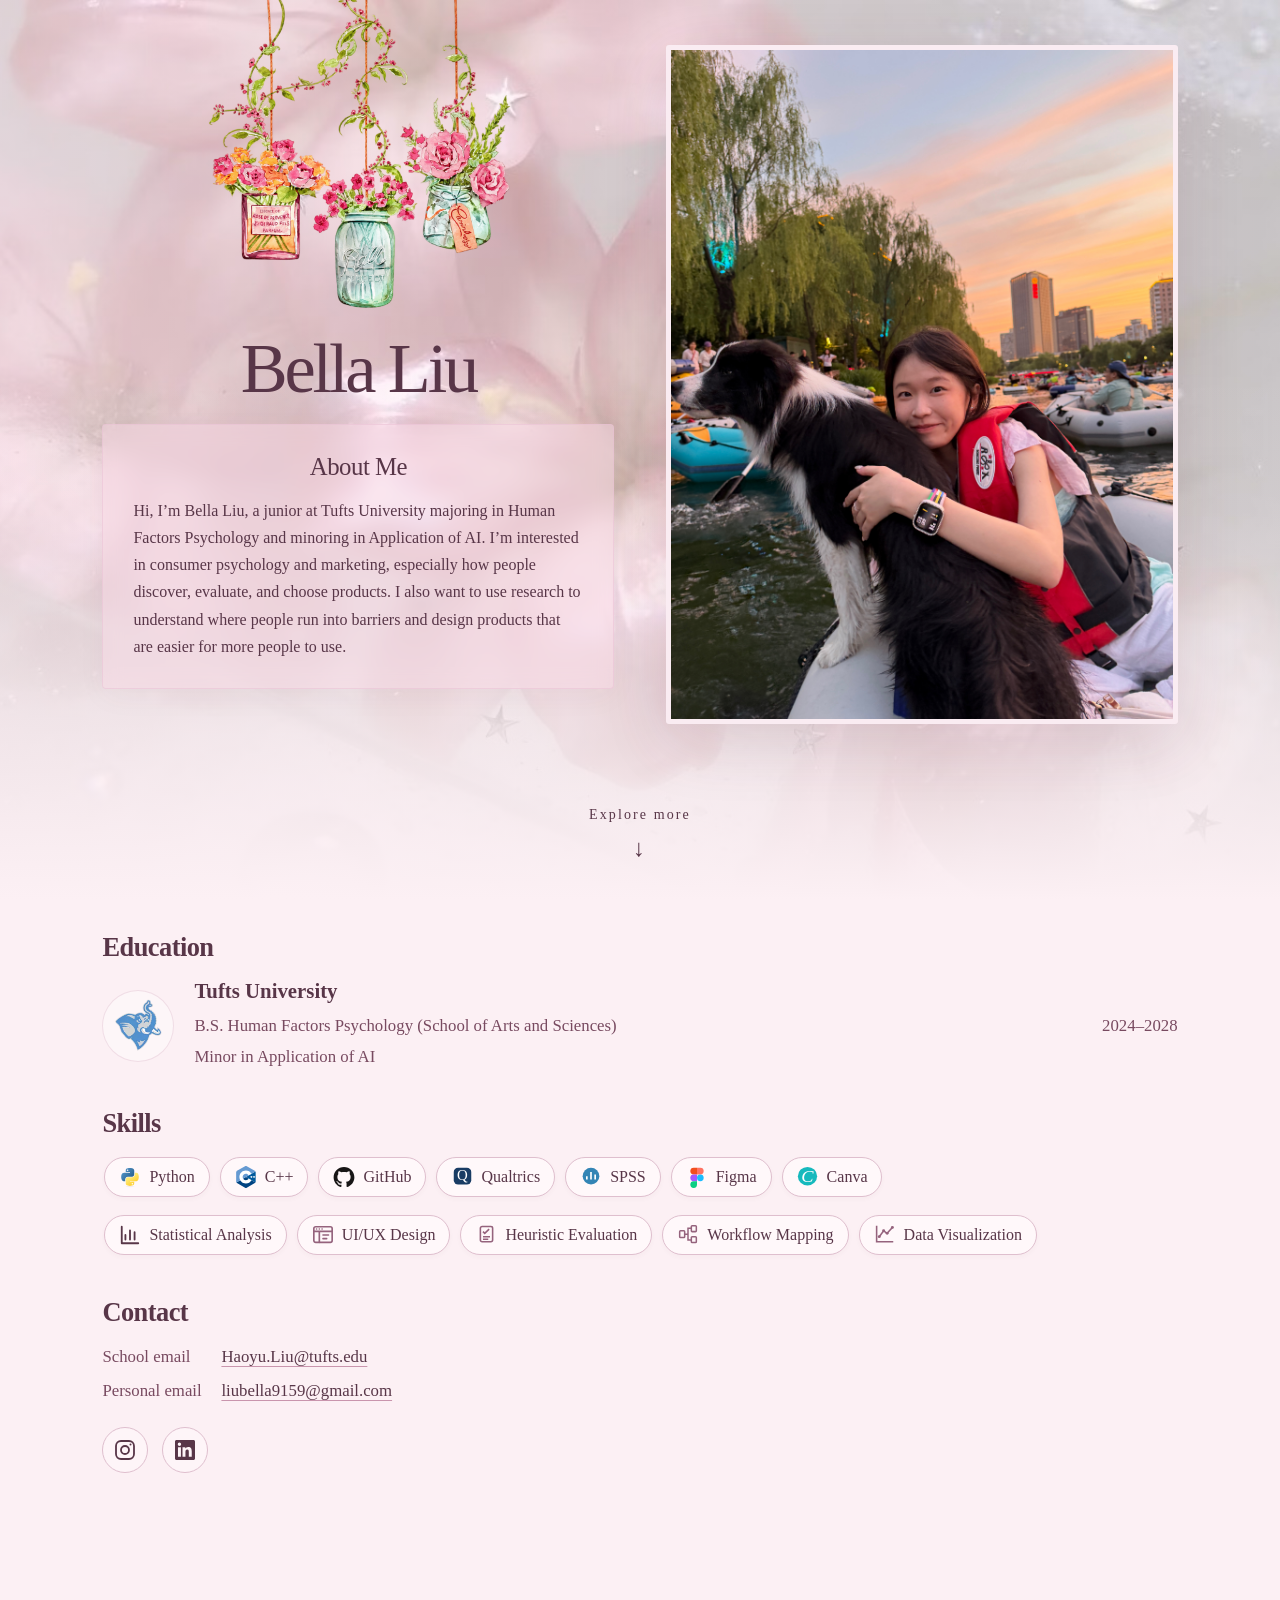
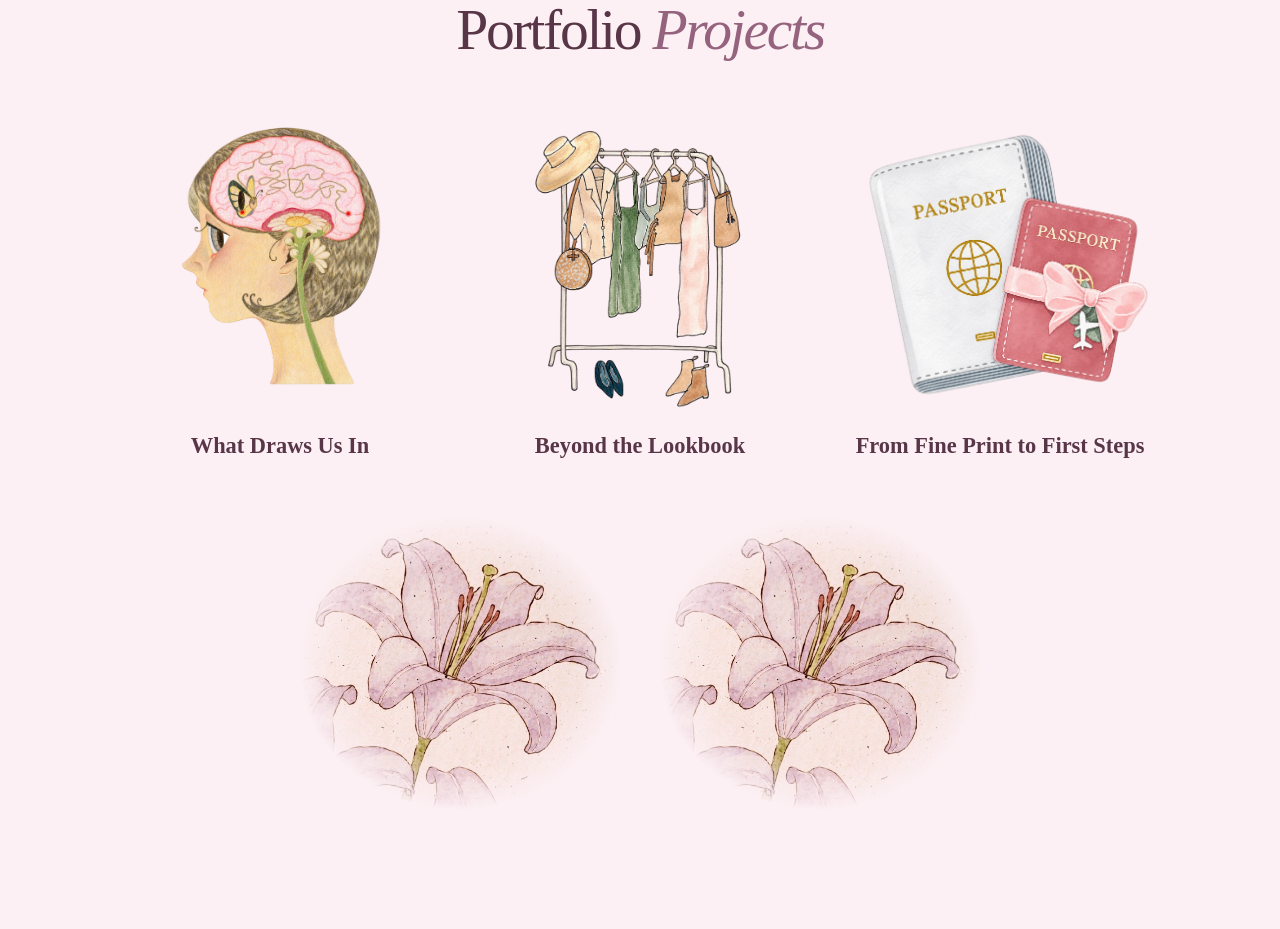
<file: index.html>
<!doctype html>
<html lang="en">
<head>
<meta charset="utf-8"><meta name="viewport" content="width=device-width,initial-scale=1">
<title>Bella Liu | Portfolio</title>
<meta name="description" content="Bella Liu’s personal portfolio.">
<link rel="icon" type="image/svg+xml" href="data:image/svg+xml,%3Csvg xmlns='http://www.w3.org/2000/svg' viewBox='0 0 40 40'%3E%3Crect width='40' height='40' rx='20' fill='%23f5dce5'/%3E%3Ctext x='20' y='28' text-anchor='middle' font-family='Georgia' font-size='26' fill='%2378445d'%3EB%3C/text%3E%3C/svg%3E">
<link rel="stylesheet" href="portfolio-hanging.css">
</head>
<body>
<main>
<section class="hero hero-hanging" aria-label="Bella Liu">
<div class="identity"><div class="portrait"><img src="headshot.JPG" alt="Bella Liu with her dog on the water" fetchpriority="high"></div><div class="introduction">
<img class="hanging-vases" src="hanging-flower-vases.png" alt="" width="1087" height="1446">
<div class="name-heading"><h1>Bella Liu</h1></div>
<section class="about-me" aria-labelledby="about-me-title">
<h2 id="about-me-title">About Me</h2>
<p>Hi, I’m Bella Liu, a junior at Tufts University majoring in Human Factors Psychology and minoring in Application of AI. I’m interested in consumer psychology and marketing, especially how people discover, evaluate, and choose products. I also want to use research to understand where people run into barriers and design products that are easier for more people to use.</p>
</section>

</div></div>
<a class="scroll-link" href="#education-title" aria-label="Explore more about Bella"><span>Explore more</span><span aria-hidden="true">↓</span></a>
</section>
<div class="profile-details">
<section class="education" aria-labelledby="education-title">
<h2 id="education-title">Education</h2>
<div class="education-row">
<span class="school-logo-circle"><img class="school-logo" src="tufts-jumbo.png" alt="Tufts Jumbo elephant"></span>
<div class="education-copy"><h3><a href="https://www.tufts.edu/" target="_blank" rel="noopener noreferrer">Tufts University</a></h3>
<div class="degree-line"><p>B.S. Human Factors Psychology (School of Arts and Sciences)</p><p class="education-years">2024–2028</p></div>
<p>Minor in Application of AI</p></div>
</div>
</section>
<section class="skills" aria-labelledby="skills-title">
<h2 id="skills-title">Skills</h2>
<div class="skills-rows"><ul class="skill-tags"><li><img src="python.svg" alt="" aria-hidden="true"><span>Python</span></li><li><img src="cplusplus.svg" alt="" aria-hidden="true"><span>C++</span></li><li><img src="github.svg" alt="" aria-hidden="true"><span>GitHub</span></li><li><img src="qualtrics.svg" alt="" aria-hidden="true"><span>Qualtrics</span></li><li><img src="spss.svg" alt="" aria-hidden="true"><span>SPSS</span></li><li><img src="figma.svg" alt="" aria-hidden="true"><span>Figma</span></li><li><img src="canva.svg" alt="" aria-hidden="true"><span>Canva</span></li></ul><ul class="skill-tags"><li><img src="statistical-analysis.svg" alt="" aria-hidden="true"><span>Statistical Analysis</span></li><li><img src="ui-ux-design.svg" alt="" aria-hidden="true"><span>UI/UX Design</span></li><li><img src="heuristic-evaluation.svg" alt="" aria-hidden="true"><span>Heuristic Evaluation</span></li><li><img src="workflow-mapping.svg" alt="" aria-hidden="true"><span>Workflow Mapping</span></li><li><img src="data-visualization.svg" alt="" aria-hidden="true"><span>Data Visualization</span></li></ul></div>
</section>
<section class="contact" aria-labelledby="contact-title">
<h2 id="contact-title">Contact</h2>
<dl class="contact-list"><div><dt>School email</dt><dd><a href="mailto:Haoyu.Liu@tufts.edu">Haoyu.Liu@tufts.edu</a></dd></div><div><dt>Personal email</dt><dd><a href="mailto:liubella9159@gmail.com">liubella9159@gmail.com</a></dd></div></dl>
<div class="social-links" aria-label="Social profiles">
<a href="https://www.instagram.com/bellll_716hiiao/" target="_blank" rel="noopener noreferrer" aria-label="Bella Liu on Instagram (opens in a new tab)" title="Instagram"><svg viewBox="0 0 24 24" fill="none" stroke="currentColor" stroke-width="1.8" aria-hidden="true"><rect x="3" y="3" width="18" height="18" rx="5"/><circle cx="12" cy="12" r="4"/><circle cx="17.5" cy="6.5" r="1" fill="currentColor" stroke="none"/></svg></a>
<a href="https://www.linkedin.com/in/bella-liu-14236a28b/" target="_blank" rel="noopener noreferrer" aria-label="Bella Liu on LinkedIn (opens in a new tab)" title="LinkedIn"><svg viewBox="0 0 24 24" fill="currentColor" aria-hidden="true"><path d="M20.45 2H3.55C2.69 2 2 2.68 2 3.52v16.96c0 .84.69 1.52 1.55 1.52h16.9c.86 0 1.55-.68 1.55-1.52V3.52c0-.84-.69-1.52-1.55-1.52zM7.93 18.75H4.98V9.2h2.95v9.55zM6.45 7.9a1.71 1.71 0 1 1 0-3.42 1.71 1.71 0 0 1 0 3.42zm12.3 10.85H15.8V14.1c0-1.11-.02-2.54-1.55-2.54-1.55 0-1.79 1.21-1.79 2.46v4.73H9.51V9.2h2.83v1.3h.04c.39-.75 1.36-1.55 2.8-1.55 3 0 3.57 1.97 3.57 4.53v5.27z"/></svg></a>
</div>
</section>
</div>
<section class="portfolio" id="portfolio" aria-labelledby="portfolio-title">
<h2 id="portfolio-title">Portfolio <em>Projects</em></h2>
<div class="projects">
<a class="project consumer-entry" href="project-1.html" aria-label="What Draws Us In — Consumer Psychology · Packaging &amp; Advertising"><div class="project-portrait"><img src="consumer-psychology-girl.png" alt="Illustrated girl with a butterfly and flowers inside her mind" loading="eager"></div><h3>What Draws Us In</h3></a>
<a class="project zara-entry" href="project-2.html" aria-label="Beyond the Lookbook — Human Factor · Zara Website Redesign"><div class="project-portrait"><img src="zara-clothing-rack.png" alt="Watercolor clothing rack with outfits and accessories" loading="eager"></div><h3>Beyond the Lookbook</h3></a>
<a class="project statusly-entry" href="project-3.html" aria-label="From Fine Print to First Steps — Statusly"><div class="project-portrait"><img src="statusly-passports.png" alt="White and pink passports with a bow and airplane charm" loading="eager"></div><h3>From Fine Print to First Steps</h3></a>
<a class="project" href="project-4.html" aria-label="Open project 4"><div class="flower"><img src="lilies.jpg" alt="" width="1053" height="1900" loading="eager"></div></a>
<a class="project" href="project-5.html" aria-label="Open project 5"><div class="flower"><img src="lilies.jpg" alt="" width="1053" height="1900" loading="eager"></div></a>
</div>
</section>
</main>
</body>
</html>
</file>
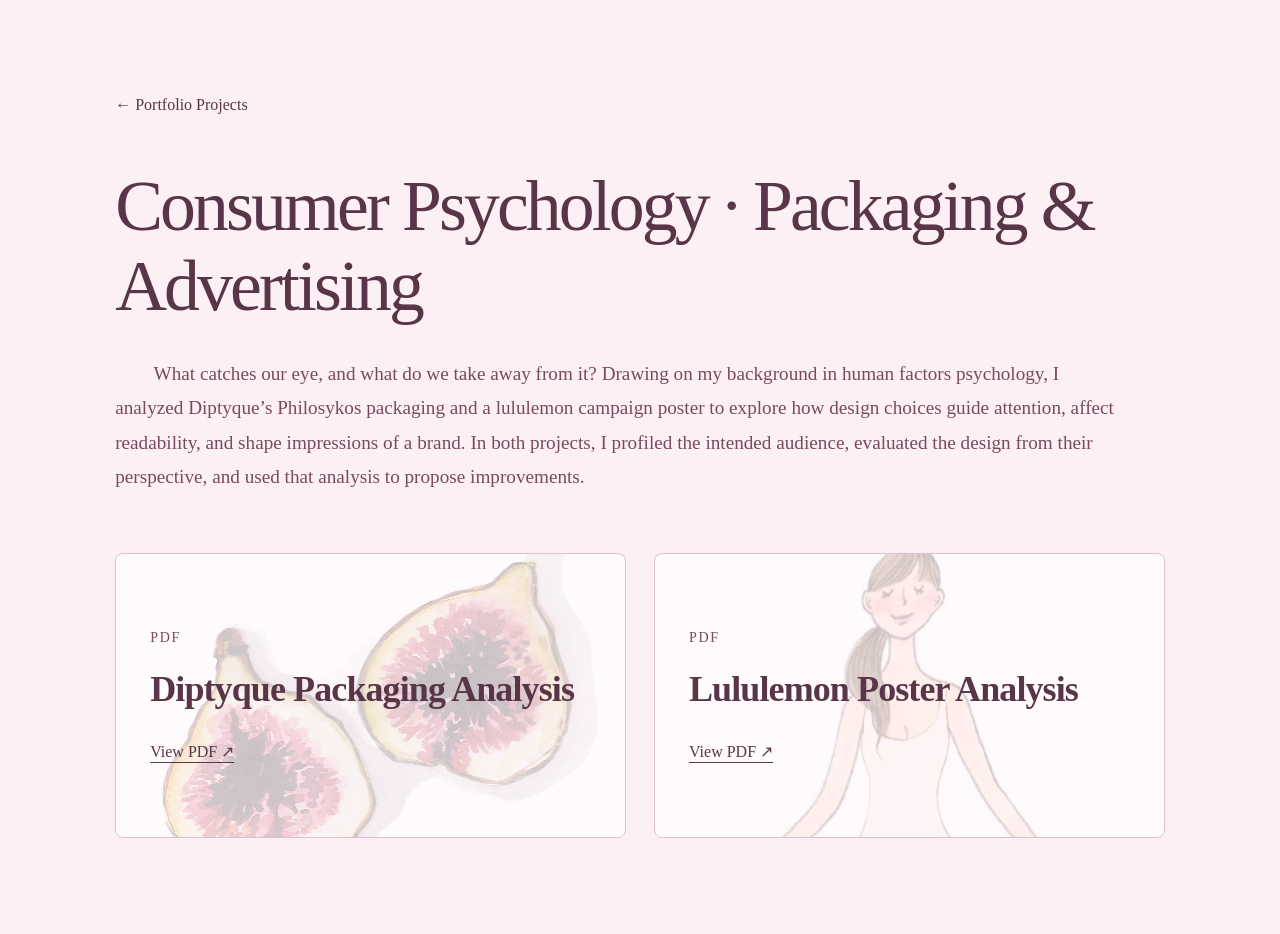
<file: project-1.html>
<!doctype html><html lang="en"><head><meta charset="utf-8"><meta name="viewport" content="width=device-width,initial-scale=1"><title>Consumer Psychology · Packaging &amp; Advertising | Bella Liu</title><style>:root{color-scheme:light;--pink:#fcf0f4;--ink:#583648;--muted:#784a60}*{box-sizing:border-box}html{scroll-behavior:smooth;scroll-padding-top:32px}body{margin:0;background:var(--pink);color:var(--ink);font-family:'Times New Roman',Times,serif}a{color:inherit}a:focus-visible{outline:2px solid var(--muted);outline-offset:10px}.hero{min-height:700px;height:100svh;position:relative;display:flex;align-items:center;justify-content:center;background:linear-gradient(90deg,rgba(255,232,241,.55),rgba(254,233,242,.2)),url('lily.jpg') center/cover no-repeat;isolation:isolate}.hero:after{content:'';position:absolute;inset:0;background:linear-gradient(0deg,rgba(252,240,244,.5),transparent 25%);z-index:-1}.identity{text-align:center;margin-top:-24px}.portrait{width:202px;height:202px;border-radius:50%;overflow:hidden;border:6px solid rgba(255,249,252,.8);box-shadow:0 12px 48px #68304920;margin:0 auto 28px;position:relative;background:#ebc6d3}.portrait img{position:absolute;width:190%;max-width:none;height:auto;left:-57%;top:-65%}h1{font-size:clamp(5.4rem,10vw,10rem);font-weight:400;line-height:1.05;letter-spacing:-.055em;margin:0;text-shadow:0 2px 30px #fff5}.period{color:#95637d}.scroll-link{position:absolute;bottom:38px;left:50%;transform:translateX(-50%);display:flex;flex-direction:column;align-items:center;gap:12px;text-decoration:none;font-family:'Times New Roman',Times,serif;font-size:.875rem;letter-spacing:.15em}.scroll-link span:last-child{font-size:1.5rem}.portfolio{padding:100px 6vw 116px;background:radial-gradient(ellipse at 50% 35%,#fff8fa,var(--pink) 80%)}h2{text-align:center;font-size:clamp(2.5rem,4.5vw,4.25rem);font-weight:400;letter-spacing:-.04em;margin:0 0 55px}h2 em{font-weight:400;color:#95637d}.projects{display:grid;grid-template-columns:repeat(6,minmax(0,1fr));gap:54px 30px;max-width:1050px;margin:auto}.project{grid-column:span 2;text-align:center;text-decoration:none;display:block}.project:nth-child(4){grid-column:2/span 2}.project:nth-child(5){grid-column:4/span 2}.flower{height:290px;position:relative;overflow:hidden;mix-blend-mode:multiply;transition:transform .35s ease;mask-image:radial-gradient(ellipse 49% 49% at center,#000 68%,transparent 100%)}.flower img{display:block;width:100%;height:100%;object-fit:cover;object-position:center 47%}.project h3{font-weight:400;font-size:1.375rem;letter-spacing:.02em;margin:20px 0 0;transition:color .2s}.project:hover .flower{transform:translateY(-8px) rotate(-2deg)}.project:hover h3{color:#a65c80}.project-page{min-height:100svh;padding:96px 9vw}.project-page h1{font-size:clamp(3rem,7vw,6rem);letter-spacing:-.04em;text-shadow:none}@media(max-width:600px){.hero{min-height:580px}.portrait{width:162px;height:162px;border-width:5px;margin-bottom:30px}h1{font-size:5rem}.portfolio{padding:72px 18px 80px}h2{font-size:2.45rem;margin-bottom:34px}.projects{gap:35px 8px}.flower{height:170px}.project h3{font-size:1rem;margin-top:12px}.scroll-link{bottom:28px}}@media(prefers-reduced-motion:reduce){html{scroll-behavior:auto}.flower,.project h3{transition:none}}
/* Frame the upper lily as one flower for each project. */
.flower{height:auto;aspect-ratio:1.1}.flower img{position:absolute;width:160%;height:auto;max-width:none;left:-53%;top:-27%;object-fit:initial}
/* A quiet, two-column introduction that dissolves into the portfolio. */
.hero{background-color:var(--pink)}
.hero:after{background:linear-gradient(to bottom,transparent 42%,rgba(252,240,244,.12) 57%,rgba(252,240,244,.65) 79%,var(--pink) 100%)}
.identity{width:min(1100px,84vw);display:grid;grid-template-columns:1fr 0.8fr;align-items:center;gap:8vw;text-align:left;margin-top:-40px}
.identity h1{grid-column:1;grid-row:1;font-size:clamp(3.5rem,6.8vw,6.5rem);letter-spacing:-.045em;white-space:nowrap}
.portrait{grid-column:2;grid-row:1;width:100%;height:auto;aspect-ratio:3/4;border-radius:3px;border:5px solid rgba(255,249,252,.75);margin:0;box-shadow:0 18px 65px #68304924}
.portrait img{position:static;display:block;width:100%;height:100%;object-fit:cover;max-width:100%}
.portfolio{background:var(--pink)}
@media(max-width:600px){.identity{width:90vw;grid-template-columns:1fr 1fr;gap:5vw;margin-top:-35px}.identity h1{font-size:clamp(2rem,7.7vw,3rem)}.portrait{border-width:3px}.hero:after{background:linear-gradient(to bottom,transparent 40%,rgba(252,240,244,.4) 68%,var(--pink) 100%)}}

.consumer-project{max-width:1400px;margin:0 auto}.back-link{display:inline-block;font-family:'Times New Roman',Times,serif;font-size:1rem;text-decoration:none;margin-bottom:52px}.consumer-project h1{font-size:clamp(2.5rem,5.6vw,5.2rem);line-height:1.12;overflow-wrap:break-word}.documents{display:grid;grid-template-columns:repeat(2,minmax(0,1fr));gap:28px;margin-top:58px}.document{padding:34px;border:1px solid #dfbfce;border-radius:8px;background:#fff8fa}.document-type{font:0.875rem 'Times New Roman',Times,serif;letter-spacing:.12em;color:var(--muted)}.document h2{text-align:left;font-size:clamp(1.7rem,3vw,2.25rem);margin:22px 0 32px;letter-spacing:-.025em}.document a{font:1rem 'Times New Roman',Times,serif;text-underline-offset:5px}.document a:hover{color:#a65c80}@media(max-width:650px){.documents{grid-template-columns:1fr}.consumer-project{padding:48px 7vw}.back-link{margin-bottom:36px}.document{padding:26px}}

/* About Me sits below the name, beside the portrait. */
.hero{height:auto;min-height:max(700px,100svh);padding:76px 0 120px}
.identity{grid-template-columns:1.2fr .9fr;gap:6vw;margin-top:0}
.introduction{grid-column:1;grid-row:1;min-width:0}
.identity h1{font-size:clamp(3.5rem,6.4vw,6rem)}
.about-me{margin-top:28px;padding:28px 30px;background:rgba(248,218,231,.93);border:1px solid #e9bfd1;border-radius:4px;box-shadow:0 8px 30px #6830490a}
.about-me h2{text-align:left;font-size:1.55rem;letter-spacing:-.02em;margin:0 0 16px;color:var(--ink)}
.about-me p{font-family:'Times New Roman',Times,serif;font-size:1rem;line-height:1.7;margin:0;color:#583648}
.about-me p+p{margin-top:18px}
@media(max-width:760px){.hero{padding:60px 0 110px}.identity{width:88vw;grid-template-columns:1fr;gap:32px}.introduction{grid-column:1;grid-row:1}.identity h1{font-size:clamp(3rem,10vw,4.5rem)}.about-me{margin-top:22px;padding:24px}.portrait{grid-column:1;grid-row:2;width:min(100%,340px);justify-self:center}.scroll-link{bottom:28px}}

/* Education, skills, and contact follow the introduction. */
.identity{align-items:start}
.portrait{margin-top:12px}
.profile-details{margin-top:34px}
.profile-details section+section{margin-top:30px}
.profile-details h2{text-align:left;font-size:1.65rem;font-weight:700;letter-spacing:-.02em;margin:0 0 16px}
.education-row{display:flex;align-items:center;justify-content:space-between;gap:20px}
.education-copy{min-width:0}
.education-copy h3{font-size:1.3rem;margin:0 0 7px;font-weight:700}
.education-copy p{font-size:1.05rem;line-height:1.5;margin:3px 0;color:var(--muted)}
.education-years{font-size:1rem;white-space:nowrap;color:var(--muted);margin:0}
.skill-tags{display:flex;flex-wrap:wrap;gap:10px;list-style:none;padding:0;margin:0}
.skill-tags li{padding:8px 17px;border:1px solid #dfbfce;border-radius:999px;background:#fff8fa;font-size:1.05rem;box-shadow:0 2px 5px #68304908}
.contact-list{margin:0;font-size:1.05rem;line-height:1.6}
.contact-list>div{display:flex;flex-wrap:wrap;gap:4px 14px;margin-top:7px}
.contact-list dt{color:var(--muted);min-width:105px}
.contact-list dd{margin:0;overflow-wrap:anywhere}
.contact-list a{text-underline-offset:4px;text-decoration-color:#c995ad}
.contact-list a:hover{color:#a65c80}
@media(max-width:760px){.portrait{margin-top:0}.education-row{align-items:flex-start}.education-years{padding-top:4px}.profile-details{margin-top:28px}}
@media(max-width:400px){.education-row{flex-direction:column;gap:8px}.education-years{padding-top:0}}

/* School and skill icons. */
.education-row{display:grid;grid-template-columns:54px minmax(0,1fr) auto;gap:14px;align-items:center}
.school-logo{display:block;width:54px;height:60px;object-fit:contain}
.education-copy h3 a{text-decoration:none;text-underline-offset:4px}
.education-copy h3 a:hover{text-decoration:underline;color:#95637d}
.skill-tags li{display:inline-flex;align-items:center;gap:9px}
.skill-tags img{display:block;width:22px;height:22px;object-fit:contain;flex-shrink:0}
@media(max-width:480px){.education-row{grid-template-columns:44px minmax(0,1fr);gap:10px 12px}.school-logo{width:44px;height:50px}.education-years{grid-column:2;justify-self:start}.skill-tags li{padding:8px 13px}}

/* Align the introduction and portrait; give education a full-width row. */
.identity{grid-template-columns:minmax(0,1.35fr) minmax(0,.9fr);align-items:stretch;gap:5vw}
.introduction{display:flex;flex-direction:column}
.about-me{flex:1;margin-bottom:0;display:flex;flex-direction:column;justify-content:center}
.portrait{margin:0;align-self:stretch}
.profile-details{width:min(1100px,84vw);margin:0 auto;padding:32px 0 24px}
.profile-details section+section{margin-top:36px}
.education-row{grid-template-columns:72px minmax(0,1fr);gap:20px}
.degree-line{display:flex;justify-content:space-between;align-items:baseline;gap:24px}
.degree-line>p:first-child{white-space:nowrap}
.degree-line .education-years{flex-shrink:0;white-space:nowrap}
.school-logo-circle{width:72px;height:72px;border-radius:50%;background:rgba(255,255,255,.38);border:1px solid rgba(223,191,206,.45);display:flex;align-items:center;justify-content:center}
.school-logo{width:57px;height:61px}
@media(max-width:760px){.identity{grid-template-columns:1fr;gap:32px}.about-me{flex:auto;padding:26px}.portrait{align-self:start}.profile-details{width:88vw;padding-top:12px}.education-row{grid-template-columns:58px minmax(0,1fr);gap:14px}.school-logo-circle{width:58px;height:58px}.school-logo{width:46px;height:49px}.degree-line{flex-wrap:wrap;gap:4px 16px}.degree-line>p:first-child{white-space:normal}}

/* Soft translucent introduction and illustrated project entry. */
.about-me{background:rgba(248,218,231,.48);border-color:rgba(233,191,209,.48);backdrop-filter:blur(9px);-webkit-backdrop-filter:blur(9px)}
.name-heading{display:flex;align-items:center;gap:18px;min-width:0}
.name-heading h1{font-size:clamp(3rem,5.5vw,5.2rem);flex:0 1 auto}
.name-flower{width:68px;height:96px;object-fit:contain;flex-shrink:0;transform:rotate(9deg)}
.skill-tags{flex-wrap:nowrap;gap:12px;overflow-x:auto;padding:2px 2px 8px}
.skill-tags li{white-space:nowrap;flex-shrink:0}
.project-portrait{aspect-ratio:1.1;display:flex;align-items:center;justify-content:center;transition:transform .35s ease}
.project-portrait img{display:block;width:100%;height:100%;max-height:290px;object-fit:contain}
.consumer-entry h3{font-size:1.4rem;margin:16px 0 0;font-weight:700;letter-spacing:0}
.consumer-entry:hover .project-portrait{transform:translateY(-8px)}
@media(max-width:760px){.name-heading{gap:14px}.name-heading h1{font-size:clamp(2.8rem,9vw,4.5rem)}.name-flower{width:54px;height:78px}.skill-tags{gap:8px}.consumer-entry h3{font-size:1.05rem}}
@media(prefers-reduced-motion:reduce){.project-portrait{transition:none}}

/* Full original portrait, two intentional skill rows, and project materials. */
.identity{grid-template-columns:minmax(0,1fr) minmax(0,1fr);gap:4vw}
.portrait{aspect-ratio:auto;align-self:start;height:auto;overflow:hidden}
.portrait img{position:static;display:block;width:100%;height:auto;object-fit:contain}
.skills-rows{display:flex;flex-direction:column;gap:10px}
.skills-rows .skill-tags{flex-wrap:nowrap;overflow-x:auto;margin:0;padding:2px 2px 6px;gap:10px}
.skills-rows .skill-tags li{padding:8px 14px;font-size:1rem;gap:8px}
.project-description{max-width:1000px;font-size:1.2rem;line-height:1.8;margin:30px 0 0;color:var(--muted)}
.image-document{position:relative;isolation:isolate;overflow:hidden;min-height:285px;background:#fff9fb;display:flex;flex-direction:column;justify-content:center}
.image-document:before{content:'';position:absolute;inset:0;z-index:-1;background-size:cover;background-position:center;opacity:.24}
.diptyque-document:before{background-image:url('fig-background.png')}
.lululemon-document:before{background-image:url('yoga-background.png');background-position:center 42%}
.image-document h2{font-weight:700}
.zara-materials{display:grid;grid-template-columns:minmax(220px,.65fr) minmax(0,1.35fr);gap:30px;margin-top:48px;align-items:start}
.video-document{padding:28px;border:1px solid #dfbfce;border-radius:8px;background:#fff8fa}
.video-document h2{font-size:1.8rem;text-align:left;letter-spacing:-.02em;margin:0 0 22px}
.video-document video{display:block;width:100%;max-height:550px;background:#20191d;border-radius:4px}
.video-link{display:inline-block;margin-top:18px;text-underline-offset:5px}
.zara-entry:hover .project-portrait{transform:translateY(-8px)}
@media(max-width:900px){.skills-rows .skill-tags{flex-wrap:wrap}.zara-materials{grid-template-columns:1fr}}
@media(max-width:760px){.identity{grid-template-columns:1fr}.portrait{width:min(100%,440px)}.project-description{font-size:1.1rem;line-height:1.7}.video-document{padding:22px}}

/* Center the full photo beside the introduction, with the name above it. */
@media(min-width:761px){.portrait{align-self:center;margin-block:32px}.introduction{align-self:stretch}}
.project-description{text-indent:2em}
.zara-entry h3{font-size:1.4rem;margin:16px 0 0;font-weight:700;letter-spacing:0}
@media(max-width:760px){.zara-entry h3{font-size:1.05rem}}
</style><link rel="icon" href="data:image/svg+xml,%3Csvg xmlns='http://www.w3.org/2000/svg' viewBox='0 0 40 40'%3E%3Crect width='40' height='40' rx='20' fill='%23f5dce5'/%3E%3Ctext x='20' y='28' text-anchor='middle' font-family='Georgia' font-size='26' fill='%2378445d'%3EB%3C/text%3E%3C/svg%3E"></head><body><main class="project-page consumer-project">
<a class="back-link" href="index.html#portfolio">← Portfolio Projects</a>
<h1>Consumer Psychology · Packaging &amp; Advertising</h1>
<p class="project-description">What catches our eye, and what do we take away from it? Drawing on my background in human factors psychology, I analyzed Diptyque’s Philosykos packaging and a lululemon campaign poster to explore how design choices guide attention, affect readability, and shape impressions of a brand. In both projects, I profiled the intended audience, evaluated the design from their perspective, and used that analysis to propose improvements.</p>
<div class="documents">
<article class="document image-document diptyque-document"><span class="document-type">PDF</span><h2>Diptyque Packaging Analysis</h2><a href="diptyque-packaging-analysis-bella-liu.pdf" target="_blank" rel="noopener">View PDF ↗</a></article>
<article class="document image-document lululemon-document"><span class="document-type">PDF</span><h2>Lululemon Poster Analysis</h2><a href="lululemon-poster-analysis-bella-liu.pdf" target="_blank" rel="noopener">View PDF ↗</a></article>
</div></main></body></html>
</file>
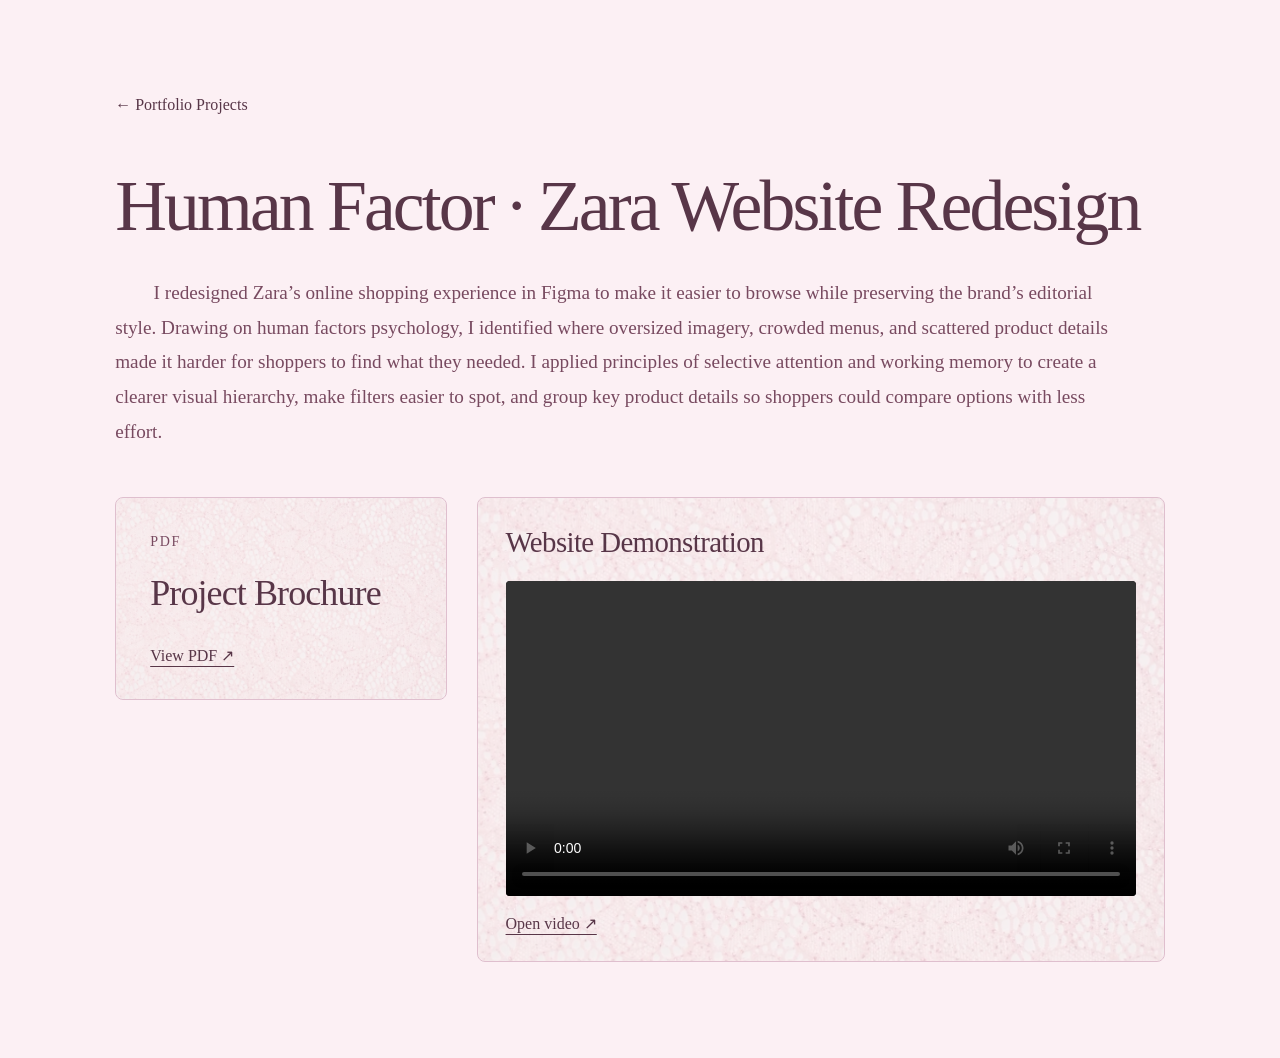
<file: project-2.html>
<!doctype html><html lang="en"><head><meta charset="utf-8"><meta name="viewport" content="width=device-width,initial-scale=1"><title>Human Factor · Zara Website Redesign | Bella Liu</title><style>:root{color-scheme:light;--pink:#fcf0f4;--ink:#583648;--muted:#784a60}*{box-sizing:border-box}html{scroll-behavior:smooth;scroll-padding-top:32px}body{margin:0;background:var(--pink);color:var(--ink);font-family:'Times New Roman',Times,serif}a{color:inherit}a:focus-visible{outline:2px solid var(--muted);outline-offset:10px}.hero{min-height:700px;height:100svh;position:relative;display:flex;align-items:center;justify-content:center;background:linear-gradient(90deg,rgba(255,232,241,.55),rgba(254,233,242,.2)),url('lily.jpg') center/cover no-repeat;isolation:isolate}.hero:after{content:'';position:absolute;inset:0;background:linear-gradient(0deg,rgba(252,240,244,.5),transparent 25%);z-index:-1}.identity{text-align:center;margin-top:-24px}.portrait{width:202px;height:202px;border-radius:50%;overflow:hidden;border:6px solid rgba(255,249,252,.8);box-shadow:0 12px 48px #68304920;margin:0 auto 28px;position:relative;background:#ebc6d3}.portrait img{position:absolute;width:190%;max-width:none;height:auto;left:-57%;top:-65%}h1{font-size:clamp(5.4rem,10vw,10rem);font-weight:400;line-height:1.05;letter-spacing:-.055em;margin:0;text-shadow:0 2px 30px #fff5}.period{color:#95637d}.scroll-link{position:absolute;bottom:38px;left:50%;transform:translateX(-50%);display:flex;flex-direction:column;align-items:center;gap:12px;text-decoration:none;font-family:'Times New Roman',Times,serif;font-size:.875rem;letter-spacing:.15em}.scroll-link span:last-child{font-size:1.5rem}.portfolio{padding:100px 6vw 116px;background:radial-gradient(ellipse at 50% 35%,#fff8fa,var(--pink) 80%)}h2{text-align:center;font-size:clamp(2.5rem,4.5vw,4.25rem);font-weight:400;letter-spacing:-.04em;margin:0 0 55px}h2 em{font-weight:400;color:#95637d}.projects{display:grid;grid-template-columns:repeat(6,minmax(0,1fr));gap:54px 30px;max-width:1050px;margin:auto}.project{grid-column:span 2;text-align:center;text-decoration:none;display:block}.project:nth-child(4){grid-column:2/span 2}.project:nth-child(5){grid-column:4/span 2}.flower{height:290px;position:relative;overflow:hidden;mix-blend-mode:multiply;transition:transform .35s ease;mask-image:radial-gradient(ellipse 49% 49% at center,#000 68%,transparent 100%)}.flower img{display:block;width:100%;height:100%;object-fit:cover;object-position:center 47%}.project h3{font-weight:400;font-size:1.375rem;letter-spacing:.02em;margin:20px 0 0;transition:color .2s}.project:hover .flower{transform:translateY(-8px) rotate(-2deg)}.project:hover h3{color:#a65c80}.project-page{min-height:100svh;padding:96px 9vw}.project-page h1{font-size:clamp(3rem,7vw,6rem);letter-spacing:-.04em;text-shadow:none}@media(max-width:600px){.hero{min-height:580px}.portrait{width:162px;height:162px;border-width:5px;margin-bottom:30px}h1{font-size:5rem}.portfolio{padding:72px 18px 80px}h2{font-size:2.45rem;margin-bottom:34px}.projects{gap:35px 8px}.flower{height:170px}.project h3{font-size:1rem;margin-top:12px}.scroll-link{bottom:28px}}@media(prefers-reduced-motion:reduce){html{scroll-behavior:auto}.flower,.project h3{transition:none}}
/* Frame the upper lily as one flower for each project. */
.flower{height:auto;aspect-ratio:1.1}.flower img{position:absolute;width:160%;height:auto;max-width:none;left:-53%;top:-27%;object-fit:initial}
/* A quiet, two-column introduction that dissolves into the portfolio. */
.hero{background-color:var(--pink)}
.hero:after{background:linear-gradient(to bottom,transparent 42%,rgba(252,240,244,.12) 57%,rgba(252,240,244,.65) 79%,var(--pink) 100%)}
.identity{width:min(1100px,84vw);display:grid;grid-template-columns:1fr 0.8fr;align-items:center;gap:8vw;text-align:left;margin-top:-40px}
.identity h1{grid-column:1;grid-row:1;font-size:clamp(3.5rem,6.8vw,6.5rem);letter-spacing:-.045em;white-space:nowrap}
.portrait{grid-column:2;grid-row:1;width:100%;height:auto;aspect-ratio:3/4;border-radius:3px;border:5px solid rgba(255,249,252,.75);margin:0;box-shadow:0 18px 65px #68304924}
.portrait img{position:static;display:block;width:100%;height:100%;object-fit:cover;max-width:100%}
.portfolio{background:var(--pink)}
@media(max-width:600px){.identity{width:90vw;grid-template-columns:1fr 1fr;gap:5vw;margin-top:-35px}.identity h1{font-size:clamp(2rem,7.7vw,3rem)}.portrait{border-width:3px}.hero:after{background:linear-gradient(to bottom,transparent 40%,rgba(252,240,244,.4) 68%,var(--pink) 100%)}}

.consumer-project{max-width:1400px;margin:0 auto}.back-link{display:inline-block;font-family:'Times New Roman',Times,serif;font-size:1rem;text-decoration:none;margin-bottom:52px}.consumer-project h1{font-size:clamp(2.5rem,5.6vw,5.2rem);line-height:1.12;overflow-wrap:break-word}.documents{display:grid;grid-template-columns:repeat(2,minmax(0,1fr));gap:28px;margin-top:58px}.document{padding:34px;border:1px solid #dfbfce;border-radius:8px;background:#fff8fa}.document-type{font:0.875rem 'Times New Roman',Times,serif;letter-spacing:.12em;color:var(--muted)}.document h2{text-align:left;font-size:clamp(1.7rem,3vw,2.25rem);margin:22px 0 32px;letter-spacing:-.025em}.document a{font:1rem 'Times New Roman',Times,serif;text-underline-offset:5px}.document a:hover{color:#a65c80}@media(max-width:650px){.documents{grid-template-columns:1fr}.consumer-project{padding:48px 7vw}.back-link{margin-bottom:36px}.document{padding:26px}}

/* About Me sits below the name, beside the portrait. */
.hero{height:auto;min-height:max(700px,100svh);padding:76px 0 120px}
.identity{grid-template-columns:1.2fr .9fr;gap:6vw;margin-top:0}
.introduction{grid-column:1;grid-row:1;min-width:0}
.identity h1{font-size:clamp(3.5rem,6.4vw,6rem)}
.about-me{margin-top:28px;padding:28px 30px;background:rgba(248,218,231,.93);border:1px solid #e9bfd1;border-radius:4px;box-shadow:0 8px 30px #6830490a}
.about-me h2{text-align:left;font-size:1.55rem;letter-spacing:-.02em;margin:0 0 16px;color:var(--ink)}
.about-me p{font-family:'Times New Roman',Times,serif;font-size:1rem;line-height:1.7;margin:0;color:#583648}
.about-me p+p{margin-top:18px}
@media(max-width:760px){.hero{padding:60px 0 110px}.identity{width:88vw;grid-template-columns:1fr;gap:32px}.introduction{grid-column:1;grid-row:1}.identity h1{font-size:clamp(3rem,10vw,4.5rem)}.about-me{margin-top:22px;padding:24px}.portrait{grid-column:1;grid-row:2;width:min(100%,340px);justify-self:center}.scroll-link{bottom:28px}}

/* Education, skills, and contact follow the introduction. */
.identity{align-items:start}
.portrait{margin-top:12px}
.profile-details{margin-top:34px}
.profile-details section+section{margin-top:30px}
.profile-details h2{text-align:left;font-size:1.65rem;font-weight:700;letter-spacing:-.02em;margin:0 0 16px}
.education-row{display:flex;align-items:center;justify-content:space-between;gap:20px}
.education-copy{min-width:0}
.education-copy h3{font-size:1.3rem;margin:0 0 7px;font-weight:700}
.education-copy p{font-size:1.05rem;line-height:1.5;margin:3px 0;color:var(--muted)}
.education-years{font-size:1rem;white-space:nowrap;color:var(--muted);margin:0}
.skill-tags{display:flex;flex-wrap:wrap;gap:10px;list-style:none;padding:0;margin:0}
.skill-tags li{padding:8px 17px;border:1px solid #dfbfce;border-radius:999px;background:#fff8fa;font-size:1.05rem;box-shadow:0 2px 5px #68304908}
.contact-list{margin:0;font-size:1.05rem;line-height:1.6}
.contact-list>div{display:flex;flex-wrap:wrap;gap:4px 14px;margin-top:7px}
.contact-list dt{color:var(--muted);min-width:105px}
.contact-list dd{margin:0;overflow-wrap:anywhere}
.contact-list a{text-underline-offset:4px;text-decoration-color:#c995ad}
.contact-list a:hover{color:#a65c80}
@media(max-width:760px){.portrait{margin-top:0}.education-row{align-items:flex-start}.education-years{padding-top:4px}.profile-details{margin-top:28px}}
@media(max-width:400px){.education-row{flex-direction:column;gap:8px}.education-years{padding-top:0}}

/* School and skill icons. */
.education-row{display:grid;grid-template-columns:54px minmax(0,1fr) auto;gap:14px;align-items:center}
.school-logo{display:block;width:54px;height:60px;object-fit:contain}
.education-copy h3 a{text-decoration:none;text-underline-offset:4px}
.education-copy h3 a:hover{text-decoration:underline;color:#95637d}
.skill-tags li{display:inline-flex;align-items:center;gap:9px}
.skill-tags img{display:block;width:22px;height:22px;object-fit:contain;flex-shrink:0}
@media(max-width:480px){.education-row{grid-template-columns:44px minmax(0,1fr);gap:10px 12px}.school-logo{width:44px;height:50px}.education-years{grid-column:2;justify-self:start}.skill-tags li{padding:8px 13px}}

/* Align the introduction and portrait; give education a full-width row. */
.identity{grid-template-columns:minmax(0,1.35fr) minmax(0,.9fr);align-items:stretch;gap:5vw}
.introduction{display:flex;flex-direction:column}
.about-me{flex:1;margin-bottom:0;display:flex;flex-direction:column;justify-content:center}
.portrait{margin:0;align-self:stretch}
.profile-details{width:min(1100px,84vw);margin:0 auto;padding:32px 0 24px}
.profile-details section+section{margin-top:36px}
.education-row{grid-template-columns:72px minmax(0,1fr);gap:20px}
.degree-line{display:flex;justify-content:space-between;align-items:baseline;gap:24px}
.degree-line>p:first-child{white-space:nowrap}
.degree-line .education-years{flex-shrink:0;white-space:nowrap}
.school-logo-circle{width:72px;height:72px;border-radius:50%;background:rgba(255,255,255,.38);border:1px solid rgba(223,191,206,.45);display:flex;align-items:center;justify-content:center}
.school-logo{width:57px;height:61px}
@media(max-width:760px){.identity{grid-template-columns:1fr;gap:32px}.about-me{flex:auto;padding:26px}.portrait{align-self:start}.profile-details{width:88vw;padding-top:12px}.education-row{grid-template-columns:58px minmax(0,1fr);gap:14px}.school-logo-circle{width:58px;height:58px}.school-logo{width:46px;height:49px}.degree-line{flex-wrap:wrap;gap:4px 16px}.degree-line>p:first-child{white-space:normal}}

/* Soft translucent introduction and illustrated project entry. */
.about-me{background:rgba(248,218,231,.48);border-color:rgba(233,191,209,.48);backdrop-filter:blur(9px);-webkit-backdrop-filter:blur(9px)}
.name-heading{display:flex;align-items:center;gap:18px;min-width:0}
.name-heading h1{font-size:clamp(3rem,5.5vw,5.2rem);flex:0 1 auto}
.name-flower{width:68px;height:96px;object-fit:contain;flex-shrink:0;transform:rotate(9deg)}
.skill-tags{flex-wrap:nowrap;gap:12px;overflow-x:auto;padding:2px 2px 8px}
.skill-tags li{white-space:nowrap;flex-shrink:0}
.project-portrait{aspect-ratio:1.1;display:flex;align-items:center;justify-content:center;transition:transform .35s ease}
.project-portrait img{display:block;width:100%;height:100%;max-height:290px;object-fit:contain}
.consumer-entry h3{font-size:1.4rem;margin:16px 0 0;font-weight:700;letter-spacing:0}
.consumer-entry:hover .project-portrait{transform:translateY(-8px)}
@media(max-width:760px){.name-heading{gap:14px}.name-heading h1{font-size:clamp(2.8rem,9vw,4.5rem)}.name-flower{width:54px;height:78px}.skill-tags{gap:8px}.consumer-entry h3{font-size:1.05rem}}
@media(prefers-reduced-motion:reduce){.project-portrait{transition:none}}

/* Full original portrait, two intentional skill rows, and project materials. */
.identity{grid-template-columns:minmax(0,1fr) minmax(0,1fr);gap:4vw}
.portrait{aspect-ratio:auto;align-self:start;height:auto;overflow:hidden}
.portrait img{position:static;display:block;width:100%;height:auto;object-fit:contain}
.skills-rows{display:flex;flex-direction:column;gap:10px}
.skills-rows .skill-tags{flex-wrap:nowrap;overflow-x:auto;margin:0;padding:2px 2px 6px;gap:10px}
.skills-rows .skill-tags li{padding:8px 14px;font-size:1rem;gap:8px}
.project-description{max-width:1000px;font-size:1.2rem;line-height:1.8;margin:30px 0 0;color:var(--muted)}
.image-document{position:relative;isolation:isolate;overflow:hidden;min-height:285px;background:#fff9fb;display:flex;flex-direction:column;justify-content:center}
.image-document:before{content:'';position:absolute;inset:0;z-index:-1;background-size:cover;background-position:center;opacity:.24}
.diptyque-document:before{background-image:url('fig-background.png')}
.lululemon-document:before{background-image:url('yoga-background.png');background-position:center 42%}
.image-document h2{font-weight:700}
.zara-materials{display:grid;grid-template-columns:minmax(220px,.65fr) minmax(0,1.35fr);gap:30px;margin-top:48px;align-items:start}
.video-document{padding:28px;border:1px solid #dfbfce;border-radius:8px;background:#fff8fa}
.video-document h2{font-size:1.8rem;text-align:left;letter-spacing:-.02em;margin:0 0 22px}
.video-document video{display:block;width:100%;max-height:550px;background:#20191d;border-radius:4px}
.video-link{display:inline-block;margin-top:18px;text-underline-offset:5px}
.zara-entry:hover .project-portrait{transform:translateY(-8px)}
@media(max-width:900px){.skills-rows .skill-tags{flex-wrap:wrap}.zara-materials{grid-template-columns:1fr}}
@media(max-width:760px){.identity{grid-template-columns:1fr}.portrait{width:min(100%,440px)}.project-description{font-size:1.1rem;line-height:1.7}.video-document{padding:22px}}

/* Center the full photo beside the introduction, with the name above it. */
@media(min-width:761px){.portrait{align-self:center;margin-block:32px}.introduction{align-self:stretch}}
.project-description{text-indent:2em}
.zara-entry h3{font-size:1.4rem;margin:16px 0 0;font-weight:700;letter-spacing:0}
@media(max-width:760px){.zara-entry h3{font-size:1.05rem}}

/* Soft lace texture behind both Zara materials, keeping content opaque. */
.zara-materials > .document,.zara-materials > .video-document{position:relative;isolation:isolate;overflow:hidden;background:#fff8fa}
.zara-materials > .document::before,.zara-materials > .video-document::before{content:"";position:absolute;inset:0;z-index:-1;background:url('zara-lace-background.png') center/cover no-repeat;opacity:.25;pointer-events:none}
</style></head><body><main class="project-page consumer-project zara-project">
<a class="back-link" href="index.html#portfolio">← Portfolio Projects</a>
<h1>Human Factor · Zara Website Redesign</h1><p class="project-description">I redesigned Zara’s online shopping experience in Figma to make it easier to browse while preserving the brand’s editorial style. Drawing on human factors psychology, I identified where oversized imagery, crowded menus, and scattered product details made it harder for shoppers to find what they needed. I applied principles of selective attention and working memory to create a clearer visual hierarchy, make filters easier to spot, and group key product details so shoppers could compare options with less effort.</p>
<div class="zara-materials"><article class="document"><span class="document-type">PDF</span><h2>Project Brochure</h2><a href="project-brochure-bella-liu.pdf" target="_blank" rel="noopener">View PDF ↗</a></article>
<section class="video-document" aria-labelledby="video-title"><h2 id="video-title">Website Demonstration</h2><video controls preload="metadata" playsinline aria-label="Zara website redesign demonstration"><source src="website-demonstration-bella-liu.mp4" type="video/mp4">Your browser does not support embedded video.</video><a class="video-link" href="website-demonstration-bella-liu.mp4" target="_blank" rel="noopener">Open video ↗</a></section></div></main></body></html>
</file>
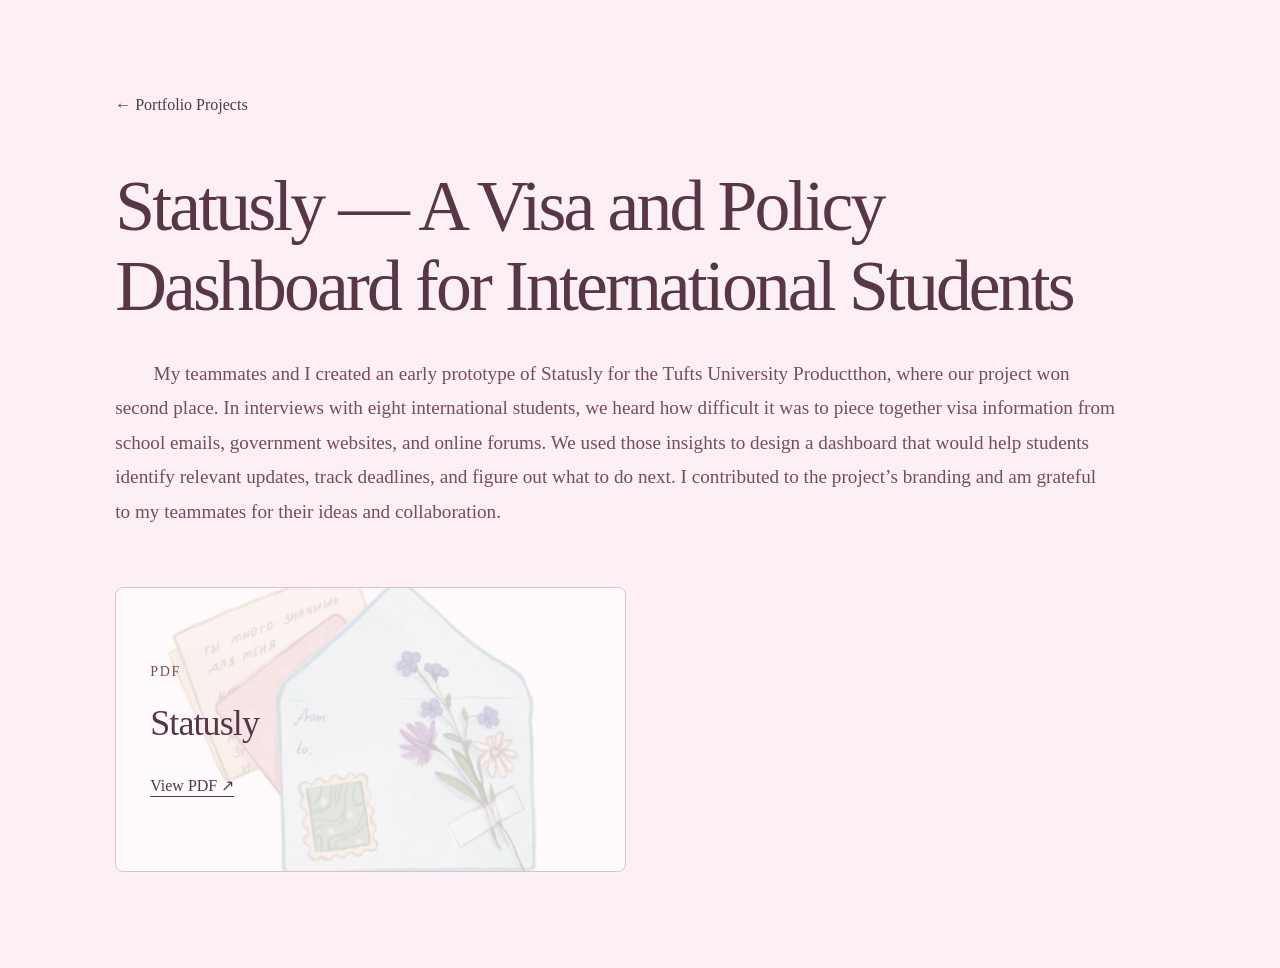
<file: project-3.html>
<!doctype html><html lang="en"><head><meta charset="utf-8"><meta name="viewport" content="width=device-width,initial-scale=1"><title>Statusly — A Visa and Policy Dashboard for International Students | Bella Liu</title><style>:root{color-scheme:light;--pink:#fcf0f4;--ink:#583648;--muted:#784a60}*{box-sizing:border-box}html{scroll-behavior:smooth;scroll-padding-top:32px}body{margin:0;background:var(--pink);color:var(--ink);font-family:'Times New Roman',Times,serif}a{color:inherit}a:focus-visible{outline:2px solid var(--muted);outline-offset:10px}.hero{min-height:700px;height:100svh;position:relative;display:flex;align-items:center;justify-content:center;background:linear-gradient(90deg,rgba(255,232,241,.55),rgba(254,233,242,.2)),url('lily.jpg') center/cover no-repeat;isolation:isolate}.hero:after{content:'';position:absolute;inset:0;background:linear-gradient(0deg,rgba(252,240,244,.5),transparent 25%);z-index:-1}.identity{text-align:center;margin-top:-24px}.portrait{width:202px;height:202px;border-radius:50%;overflow:hidden;border:6px solid rgba(255,249,252,.8);box-shadow:0 12px 48px #68304920;margin:0 auto 28px;position:relative;background:#ebc6d3}.portrait img{position:absolute;width:190%;max-width:none;height:auto;left:-57%;top:-65%}h1{font-size:clamp(5.4rem,10vw,10rem);font-weight:400;line-height:1.05;letter-spacing:-.055em;margin:0;text-shadow:0 2px 30px #fff5}.period{color:#95637d}.scroll-link{position:absolute;bottom:38px;left:50%;transform:translateX(-50%);display:flex;flex-direction:column;align-items:center;gap:12px;text-decoration:none;font-family:'Times New Roman',Times,serif;font-size:.875rem;letter-spacing:.15em}.scroll-link span:last-child{font-size:1.5rem}.portfolio{padding:100px 6vw 116px;background:radial-gradient(ellipse at 50% 35%,#fff8fa,var(--pink) 80%)}h2{text-align:center;font-size:clamp(2.5rem,4.5vw,4.25rem);font-weight:400;letter-spacing:-.04em;margin:0 0 55px}h2 em{font-weight:400;color:#95637d}.projects{display:grid;grid-template-columns:repeat(6,minmax(0,1fr));gap:54px 30px;max-width:1050px;margin:auto}.project{grid-column:span 2;text-align:center;text-decoration:none;display:block}.project:nth-child(4){grid-column:2/span 2}.project:nth-child(5){grid-column:4/span 2}.flower{height:290px;position:relative;overflow:hidden;mix-blend-mode:multiply;transition:transform .35s ease;mask-image:radial-gradient(ellipse 49% 49% at center,#000 68%,transparent 100%)}.flower img{display:block;width:100%;height:100%;object-fit:cover;object-position:center 47%}.project h3{font-weight:400;font-size:1.375rem;letter-spacing:.02em;margin:20px 0 0;transition:color .2s}.project:hover .flower{transform:translateY(-8px) rotate(-2deg)}.project:hover h3{color:#a65c80}.project-page{min-height:100svh;padding:96px 9vw}.project-page h1{font-size:clamp(3rem,7vw,6rem);letter-spacing:-.04em;text-shadow:none}@media(max-width:600px){.hero{min-height:580px}.portrait{width:162px;height:162px;border-width:5px;margin-bottom:30px}h1{font-size:5rem}.portfolio{padding:72px 18px 80px}h2{font-size:2.45rem;margin-bottom:34px}.projects{gap:35px 8px}.flower{height:170px}.project h3{font-size:1rem;margin-top:12px}.scroll-link{bottom:28px}}@media(prefers-reduced-motion:reduce){html{scroll-behavior:auto}.flower,.project h3{transition:none}}
/* Frame the upper lily as one flower for each project. */
.flower{height:auto;aspect-ratio:1.1}.flower img{position:absolute;width:160%;height:auto;max-width:none;left:-53%;top:-27%;object-fit:initial}
/* A quiet, two-column introduction that dissolves into the portfolio. */
.hero{background-color:var(--pink)}
.hero:after{background:linear-gradient(to bottom,transparent 42%,rgba(252,240,244,.12) 57%,rgba(252,240,244,.65) 79%,var(--pink) 100%)}
.identity{width:min(1100px,84vw);display:grid;grid-template-columns:1fr 0.8fr;align-items:center;gap:8vw;text-align:left;margin-top:-40px}
.identity h1{grid-column:1;grid-row:1;font-size:clamp(3.5rem,6.8vw,6.5rem);letter-spacing:-.045em;white-space:nowrap}
.portrait{grid-column:2;grid-row:1;width:100%;height:auto;aspect-ratio:3/4;border-radius:3px;border:5px solid rgba(255,249,252,.75);margin:0;box-shadow:0 18px 65px #68304924}
.portrait img{position:static;display:block;width:100%;height:100%;object-fit:cover;max-width:100%}
.portfolio{background:var(--pink)}
@media(max-width:600px){.identity{width:90vw;grid-template-columns:1fr 1fr;gap:5vw;margin-top:-35px}.identity h1{font-size:clamp(2rem,7.7vw,3rem)}.portrait{border-width:3px}.hero:after{background:linear-gradient(to bottom,transparent 40%,rgba(252,240,244,.4) 68%,var(--pink) 100%)}}

.consumer-project{max-width:1400px;margin:0 auto}.back-link{display:inline-block;font-family:'Times New Roman',Times,serif;font-size:1rem;text-decoration:none;margin-bottom:52px}.consumer-project h1{font-size:clamp(2.5rem,5.6vw,5.2rem);line-height:1.12;overflow-wrap:break-word}.documents{display:grid;grid-template-columns:repeat(2,minmax(0,1fr));gap:28px;margin-top:58px}.document{padding:34px;border:1px solid #dfbfce;border-radius:8px;background:#fff8fa}.document-type{font:0.875rem 'Times New Roman',Times,serif;letter-spacing:.12em;color:var(--muted)}.document h2{text-align:left;font-size:clamp(1.7rem,3vw,2.25rem);margin:22px 0 32px;letter-spacing:-.025em}.document a{font:1rem 'Times New Roman',Times,serif;text-underline-offset:5px}.document a:hover{color:#a65c80}@media(max-width:650px){.documents{grid-template-columns:1fr}.consumer-project{padding:48px 7vw}.back-link{margin-bottom:36px}.document{padding:26px}}

/* About Me sits below the name, beside the portrait. */
.hero{height:auto;min-height:max(700px,100svh);padding:76px 0 120px}
.identity{grid-template-columns:1.2fr .9fr;gap:6vw;margin-top:0}
.introduction{grid-column:1;grid-row:1;min-width:0}
.identity h1{font-size:clamp(3.5rem,6.4vw,6rem)}
.about-me{margin-top:28px;padding:28px 30px;background:rgba(248,218,231,.93);border:1px solid #e9bfd1;border-radius:4px;box-shadow:0 8px 30px #6830490a}
.about-me h2{text-align:left;font-size:1.55rem;letter-spacing:-.02em;margin:0 0 16px;color:var(--ink)}
.about-me p{font-family:'Times New Roman',Times,serif;font-size:1rem;line-height:1.7;margin:0;color:#583648}
.about-me p+p{margin-top:18px}
@media(max-width:760px){.hero{padding:60px 0 110px}.identity{width:88vw;grid-template-columns:1fr;gap:32px}.introduction{grid-column:1;grid-row:1}.identity h1{font-size:clamp(3rem,10vw,4.5rem)}.about-me{margin-top:22px;padding:24px}.portrait{grid-column:1;grid-row:2;width:min(100%,340px);justify-self:center}.scroll-link{bottom:28px}}

/* Education, skills, and contact follow the introduction. */
.identity{align-items:start}
.portrait{margin-top:12px}
.profile-details{margin-top:34px}
.profile-details section+section{margin-top:30px}
.profile-details h2{text-align:left;font-size:1.65rem;font-weight:700;letter-spacing:-.02em;margin:0 0 16px}
.education-row{display:flex;align-items:center;justify-content:space-between;gap:20px}
.education-copy{min-width:0}
.education-copy h3{font-size:1.3rem;margin:0 0 7px;font-weight:700}
.education-copy p{font-size:1.05rem;line-height:1.5;margin:3px 0;color:var(--muted)}
.education-years{font-size:1rem;white-space:nowrap;color:var(--muted);margin:0}
.skill-tags{display:flex;flex-wrap:wrap;gap:10px;list-style:none;padding:0;margin:0}
.skill-tags li{padding:8px 17px;border:1px solid #dfbfce;border-radius:999px;background:#fff8fa;font-size:1.05rem;box-shadow:0 2px 5px #68304908}
.contact-list{margin:0;font-size:1.05rem;line-height:1.6}
.contact-list>div{display:flex;flex-wrap:wrap;gap:4px 14px;margin-top:7px}
.contact-list dt{color:var(--muted);min-width:105px}
.contact-list dd{margin:0;overflow-wrap:anywhere}
.contact-list a{text-underline-offset:4px;text-decoration-color:#c995ad}
.contact-list a:hover{color:#a65c80}
@media(max-width:760px){.portrait{margin-top:0}.education-row{align-items:flex-start}.education-years{padding-top:4px}.profile-details{margin-top:28px}}
@media(max-width:400px){.education-row{flex-direction:column;gap:8px}.education-years{padding-top:0}}

/* School and skill icons. */
.education-row{display:grid;grid-template-columns:54px minmax(0,1fr) auto;gap:14px;align-items:center}
.school-logo{display:block;width:54px;height:60px;object-fit:contain}
.education-copy h3 a{text-decoration:none;text-underline-offset:4px}
.education-copy h3 a:hover{text-decoration:underline;color:#95637d}
.skill-tags li{display:inline-flex;align-items:center;gap:9px}
.skill-tags img{display:block;width:22px;height:22px;object-fit:contain;flex-shrink:0}
@media(max-width:480px){.education-row{grid-template-columns:44px minmax(0,1fr);gap:10px 12px}.school-logo{width:44px;height:50px}.education-years{grid-column:2;justify-self:start}.skill-tags li{padding:8px 13px}}

/* Align the introduction and portrait; give education a full-width row. */
.identity{grid-template-columns:minmax(0,1.35fr) minmax(0,.9fr);align-items:stretch;gap:5vw}
.introduction{display:flex;flex-direction:column}
.about-me{flex:1;margin-bottom:0;display:flex;flex-direction:column;justify-content:center}
.portrait{margin:0;align-self:stretch}
.profile-details{width:min(1100px,84vw);margin:0 auto;padding:32px 0 24px}
.profile-details section+section{margin-top:36px}
.education-row{grid-template-columns:72px minmax(0,1fr);gap:20px}
.degree-line{display:flex;justify-content:space-between;align-items:baseline;gap:24px}
.degree-line>p:first-child{white-space:nowrap}
.degree-line .education-years{flex-shrink:0;white-space:nowrap}
.school-logo-circle{width:72px;height:72px;border-radius:50%;background:rgba(255,255,255,.38);border:1px solid rgba(223,191,206,.45);display:flex;align-items:center;justify-content:center}
.school-logo{width:57px;height:61px}
@media(max-width:760px){.identity{grid-template-columns:1fr;gap:32px}.about-me{flex:auto;padding:26px}.portrait{align-self:start}.profile-details{width:88vw;padding-top:12px}.education-row{grid-template-columns:58px minmax(0,1fr);gap:14px}.school-logo-circle{width:58px;height:58px}.school-logo{width:46px;height:49px}.degree-line{flex-wrap:wrap;gap:4px 16px}.degree-line>p:first-child{white-space:normal}}

/* Soft translucent introduction and illustrated project entry. */
.about-me{background:rgba(248,218,231,.48);border-color:rgba(233,191,209,.48);backdrop-filter:blur(9px);-webkit-backdrop-filter:blur(9px)}
.name-heading{display:flex;align-items:center;gap:18px;min-width:0}
.name-heading h1{font-size:clamp(3rem,5.5vw,5.2rem);flex:0 1 auto}
.name-flower{width:68px;height:96px;object-fit:contain;flex-shrink:0;transform:rotate(9deg)}
.skill-tags{flex-wrap:nowrap;gap:12px;overflow-x:auto;padding:2px 2px 8px}
.skill-tags li{white-space:nowrap;flex-shrink:0}
.project-portrait{aspect-ratio:1.1;display:flex;align-items:center;justify-content:center;transition:transform .35s ease}
.project-portrait img{display:block;width:100%;height:100%;max-height:290px;object-fit:contain}
.consumer-entry h3{font-size:1.4rem;margin:16px 0 0;font-weight:700;letter-spacing:0}
.consumer-entry:hover .project-portrait{transform:translateY(-8px)}
@media(max-width:760px){.name-heading{gap:14px}.name-heading h1{font-size:clamp(2.8rem,9vw,4.5rem)}.name-flower{width:54px;height:78px}.skill-tags{gap:8px}.consumer-entry h3{font-size:1.05rem}}
@media(prefers-reduced-motion:reduce){.project-portrait{transition:none}}

/* Full original portrait, two intentional skill rows, and project materials. */
.identity{grid-template-columns:minmax(0,1fr) minmax(0,1fr);gap:4vw}
.portrait{aspect-ratio:auto;align-self:start;height:auto;overflow:hidden}
.portrait img{position:static;display:block;width:100%;height:auto;object-fit:contain}
.skills-rows{display:flex;flex-direction:column;gap:10px}
.skills-rows .skill-tags{flex-wrap:nowrap;overflow-x:auto;margin:0;padding:2px 2px 6px;gap:10px}
.skills-rows .skill-tags li{padding:8px 14px;font-size:1rem;gap:8px}
.project-description{max-width:1000px;font-size:1.2rem;line-height:1.8;margin:30px 0 0;color:var(--muted)}
.image-document{position:relative;isolation:isolate;overflow:hidden;min-height:285px;background:#fff9fb;display:flex;flex-direction:column;justify-content:center}
.image-document:before{content:'';position:absolute;inset:0;z-index:-1;background-size:cover;background-position:center;opacity:.24}
.diptyque-document:before{background-image:url('fig-background.png')}
.lululemon-document:before{background-image:url('yoga-background.png');background-position:center 42%}
.image-document h2{font-weight:700}
.zara-materials{display:grid;grid-template-columns:minmax(220px,.65fr) minmax(0,1.35fr);gap:30px;margin-top:48px;align-items:start}
.video-document{padding:28px;border:1px solid #dfbfce;border-radius:8px;background:#fff8fa}
.video-document h2{font-size:1.8rem;text-align:left;letter-spacing:-.02em;margin:0 0 22px}
.video-document video{display:block;width:100%;max-height:550px;background:#20191d;border-radius:4px}
.video-link{display:inline-block;margin-top:18px;text-underline-offset:5px}
.zara-entry:hover .project-portrait{transform:translateY(-8px)}
@media(max-width:900px){.skills-rows .skill-tags{flex-wrap:wrap}.zara-materials{grid-template-columns:1fr}}
@media(max-width:760px){.identity{grid-template-columns:1fr}.portrait{width:min(100%,440px)}.project-description{font-size:1.1rem;line-height:1.7}.video-document{padding:22px}}

/* Center the full photo beside the introduction, with the name above it. */
@media(min-width:761px){.portrait{align-self:center;margin-block:32px}.introduction{align-self:stretch}}
.project-description{text-indent:2em}
.zara-entry h3{font-size:1.4rem;margin:16px 0 0;font-weight:700;letter-spacing:0}
@media(max-width:760px){.zara-entry h3{font-size:1.05rem}}

/* Soft lace texture behind both Zara materials, keeping content opaque. */
.zara-materials > .document,.zara-materials > .video-document{position:relative;isolation:isolate;overflow:hidden;background:#fff8fa}
.zara-materials > .document::before,.zara-materials > .video-document::before{content:"";position:absolute;inset:0;z-index:-1;background:url('zara-lace-background.png') center/cover no-repeat;opacity:.25;pointer-events:none}

.statusly-entry h3{font-size:1.4rem;margin:16px 0 0;font-weight:700;letter-spacing:0}
.statusly-entry:hover .project-portrait{transform:translateY(-8px)}
@media(max-width:760px){.statusly-entry h3{font-size:1.05rem}}

/* Faint illustrated envelope behind the Statusly PDF card. */
.statusly-project .document{position:relative;isolation:isolate;overflow:hidden;background:#fff8fa;min-height:285px;display:flex;flex-direction:column;justify-content:center}
.statusly-project .document::before{content:"";position:absolute;inset:0;z-index:-1;background:url('envelope-background.png') center/cover no-repeat;opacity:.25;pointer-events:none}
</style></head><body><main class="project-page consumer-project statusly-project"><a class="back-link" href="index.html#portfolio">← Portfolio Projects</a><h1>Statusly — A Visa and Policy Dashboard for International Students</h1><p class="project-description">My teammates and I created an early prototype of Statusly for the Tufts University Productthon, where our project won second place. In interviews with eight international students, we heard how difficult it was to piece together visa information from school emails, government websites, and online forums. We used those insights to design a dashboard that would help students identify relevant updates, track deadlines, and figure out what to do next. I contributed to the project’s branding and am grateful to my teammates for their ideas and collaboration.</p><div class="documents"><article class="document"><span class="document-type">PDF</span><h2>Statusly</h2><a href="statusly.pdf" target="_blank" rel="noopener">View PDF ↗</a></article></div></main></body></html>
</file>
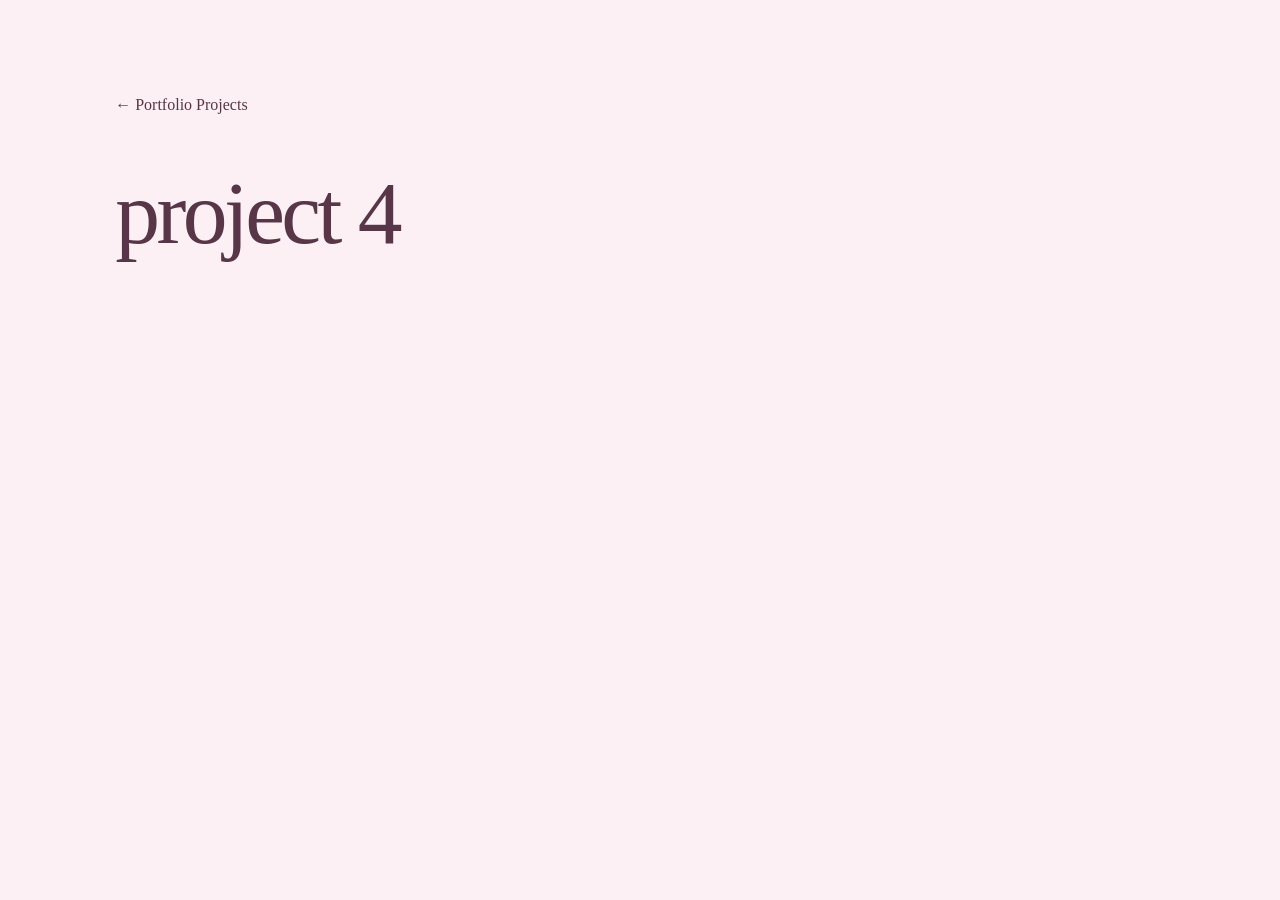
<file: project-4.html>
<!doctype html><html lang="en"><head><meta charset="utf-8"><meta name="viewport" content="width=device-width,initial-scale=1"><title>project 4 | Bella Liu</title><link rel="stylesheet" href="portfolio.css"><link rel="icon" href="data:image/svg+xml,%3Csvg xmlns='http://www.w3.org/2000/svg' viewBox='0 0 40 40'%3E%3Crect width='40' height='40' rx='20' fill='%23f5dce5'/%3E%3Ctext x='20' y='28' text-anchor='middle' font-family='Georgia' font-size='26' fill='%2378445d'%3EB%3C/text%3E%3C/svg%3E"></head><body><main class="project-page"><a class="back-link" href="index.html#portfolio">← Portfolio Projects</a><h1>project 4</h1></main></body></html>
</file>
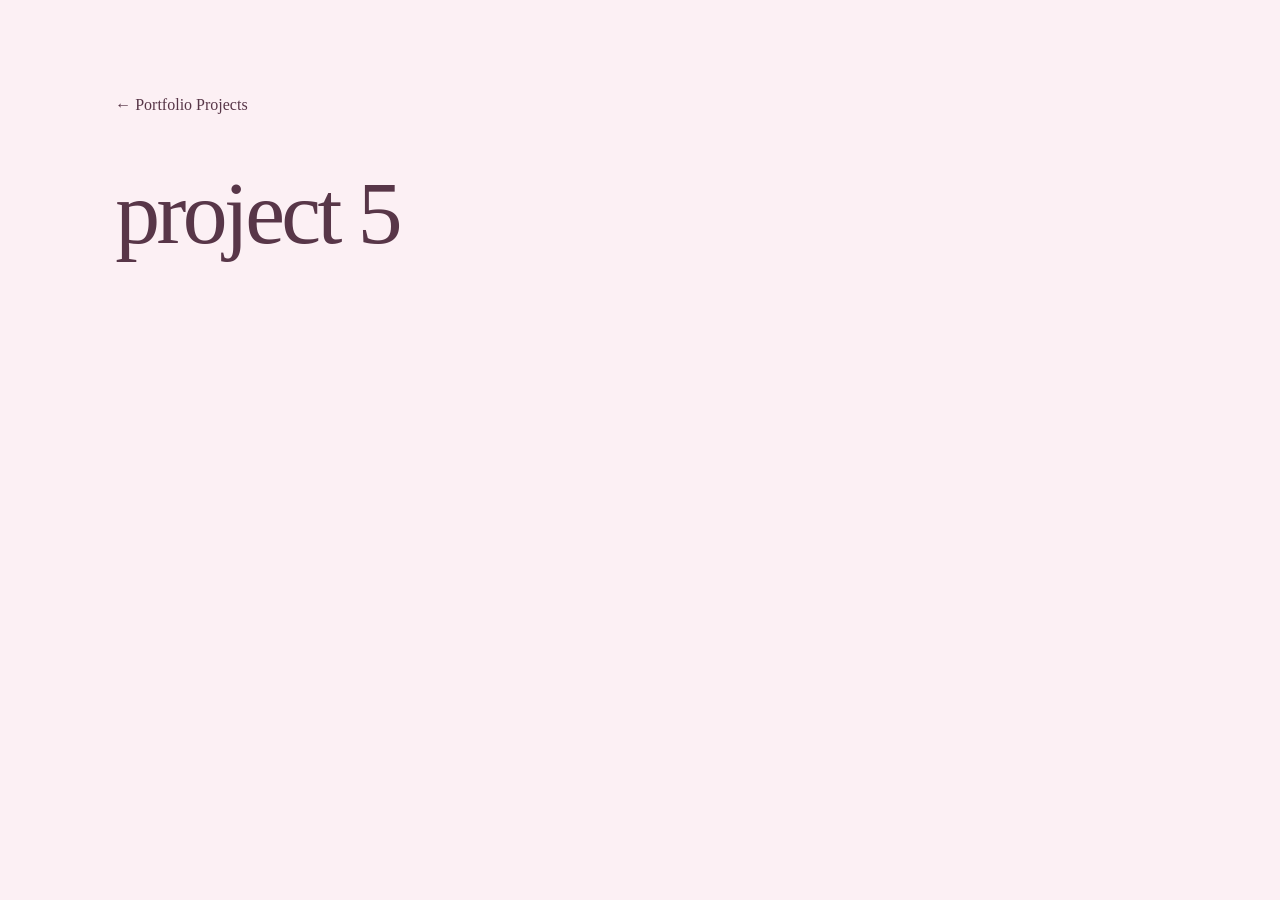
<file: project-5.html>
<!doctype html><html lang="en"><head><meta charset="utf-8"><meta name="viewport" content="width=device-width,initial-scale=1"><title>project 5 | Bella Liu</title><link rel="stylesheet" href="portfolio.css"><link rel="icon" href="data:image/svg+xml,%3Csvg xmlns='http://www.w3.org/2000/svg' viewBox='0 0 40 40'%3E%3Crect width='40' height='40' rx='20' fill='%23f5dce5'/%3E%3Ctext x='20' y='28' text-anchor='middle' font-family='Georgia' font-size='26' fill='%2378445d'%3EB%3C/text%3E%3C/svg%3E"></head><body><main class="project-page"><a class="back-link" href="index.html#portfolio">← Portfolio Projects</a><h1>project 5</h1></main></body></html>
</file>
<file: portfolio-hanging.css>
:root{color-scheme:light;--pink:#fcf0f4;--ink:#583648;--muted:#784a60}*{box-sizing:border-box}html{scroll-behavior:smooth;scroll-padding-top:32px}body{margin:0;background:var(--pink);color:var(--ink);font-family:'Times New Roman',Times,serif}a{color:inherit}a:focus-visible{outline:2px solid var(--muted);outline-offset:10px}.hero{min-height:700px;height:100svh;position:relative;display:flex;align-items:center;justify-content:center;background:linear-gradient(90deg,rgba(255,232,241,.55),rgba(254,233,242,.2)),url('lily.jpg') center/cover no-repeat;isolation:isolate}.hero:after{content:'';position:absolute;inset:0;background:linear-gradient(0deg,rgba(252,240,244,.5),transparent 25%);z-index:-1}.identity{text-align:center;margin-top:-24px}.portrait{width:202px;height:202px;border-radius:50%;overflow:hidden;border:6px solid rgba(255,249,252,.8);box-shadow:0 12px 48px #68304920;margin:0 auto 28px;position:relative;background:#ebc6d3}.portrait img{position:absolute;width:190%;max-width:none;height:auto;left:-57%;top:-65%}h1{font-size:clamp(5.4rem,10vw,10rem);font-weight:400;line-height:1.05;letter-spacing:-.055em;margin:0;text-shadow:0 2px 30px #fff5}.period{color:#95637d}.scroll-link{position:absolute;bottom:38px;left:50%;transform:translateX(-50%);display:flex;flex-direction:column;align-items:center;gap:12px;text-decoration:none;font-family:'Times New Roman',Times,serif;font-size:.875rem;letter-spacing:.15em}.scroll-link span:last-child{font-size:1.5rem}.portfolio{padding:100px 6vw 116px;background:radial-gradient(ellipse at 50% 35%,#fff8fa,var(--pink) 80%)}h2{text-align:center;font-size:clamp(2.5rem,4.5vw,4.25rem);font-weight:400;letter-spacing:-.04em;margin:0 0 55px}h2 em{font-weight:400;color:#95637d}.projects{display:grid;grid-template-columns:repeat(6,minmax(0,1fr));gap:54px 30px;max-width:1050px;margin:auto}.project{grid-column:span 2;text-align:center;text-decoration:none;display:block}.project:nth-child(4){grid-column:2/span 2}.project:nth-child(5){grid-column:4/span 2}.flower{height:290px;position:relative;overflow:hidden;mix-blend-mode:multiply;transition:transform .35s ease;mask-image:radial-gradient(ellipse 49% 49% at center,#000 68%,transparent 100%)}.flower img{display:block;width:100%;height:100%;object-fit:cover;object-position:center 47%}.project h3{font-weight:400;font-size:1.375rem;letter-spacing:.02em;margin:20px 0 0;transition:color .2s}.project:hover .flower{transform:translateY(-8px) rotate(-2deg)}.project:hover h3{color:#a65c80}.project-page{min-height:100svh;padding:96px 9vw}.project-page h1{font-size:clamp(3rem,7vw,6rem);letter-spacing:-.04em;text-shadow:none}@media(max-width:600px){.hero{min-height:580px}.portrait{width:162px;height:162px;border-width:5px;margin-bottom:30px}h1{font-size:5rem}.portfolio{padding:72px 18px 80px}h2{font-size:2.45rem;margin-bottom:34px}.projects{gap:35px 8px}.flower{height:170px}.project h3{font-size:1rem;margin-top:12px}.scroll-link{bottom:28px}}@media(prefers-reduced-motion:reduce){html{scroll-behavior:auto}.flower,.project h3{transition:none}}
/* Frame the upper lily as one flower for each project. */
.flower{height:auto;aspect-ratio:1.1}.flower img{position:absolute;width:160%;height:auto;max-width:none;left:-53%;top:-27%;object-fit:initial}
/* A quiet, two-column introduction that dissolves into the portfolio. */
.hero{background-color:var(--pink)}
.hero:after{background:linear-gradient(to bottom,transparent 42%,rgba(252,240,244,.12) 57%,rgba(252,240,244,.65) 79%,var(--pink) 100%)}
.identity{width:min(1100px,84vw);display:grid;grid-template-columns:1fr 0.8fr;align-items:center;gap:8vw;text-align:left;margin-top:-40px}
.identity h1{grid-column:1;grid-row:1;font-size:clamp(3.5rem,6.8vw,6.5rem);letter-spacing:-.045em;white-space:nowrap}
.portrait{grid-column:2;grid-row:1;width:100%;height:auto;aspect-ratio:3/4;border-radius:3px;border:5px solid rgba(255,249,252,.75);margin:0;box-shadow:0 18px 65px #68304924}
.portrait img{position:static;display:block;width:100%;height:100%;object-fit:cover;max-width:100%}
.portfolio{background:var(--pink)}
@media(max-width:600px){.identity{width:90vw;grid-template-columns:1fr 1fr;gap:5vw;margin-top:-35px}.identity h1{font-size:clamp(2rem,7.7vw,3rem)}.portrait{border-width:3px}.hero:after{background:linear-gradient(to bottom,transparent 40%,rgba(252,240,244,.4) 68%,var(--pink) 100%)}}

.consumer-project{max-width:1400px;margin:0 auto}.back-link{display:inline-block;font-family:'Times New Roman',Times,serif;font-size:1rem;text-decoration:none;margin-bottom:52px}.consumer-project h1{font-size:clamp(2.5rem,5.6vw,5.2rem);line-height:1.12;overflow-wrap:break-word}.documents{display:grid;grid-template-columns:repeat(2,minmax(0,1fr));gap:28px;margin-top:58px}.document{padding:34px;border:1px solid #dfbfce;border-radius:8px;background:#fff8fa}.document-type{font:0.875rem 'Times New Roman',Times,serif;letter-spacing:.12em;color:var(--muted)}.document h2{text-align:left;font-size:clamp(1.7rem,3vw,2.25rem);margin:22px 0 32px;letter-spacing:-.025em}.document a{font:1rem 'Times New Roman',Times,serif;text-underline-offset:5px}.document a:hover{color:#a65c80}@media(max-width:650px){.documents{grid-template-columns:1fr}.consumer-project{padding:48px 7vw}.back-link{margin-bottom:36px}.document{padding:26px}}

/* About Me sits below the name, beside the portrait. */
.hero{height:auto;min-height:max(700px,100svh);padding:76px 0 120px}
.identity{grid-template-columns:1.2fr .9fr;gap:6vw;margin-top:0}
.introduction{grid-column:1;grid-row:1;min-width:0}
.identity h1{font-size:clamp(3.5rem,6.4vw,6rem)}
.about-me{margin-top:28px;padding:28px 30px;background:rgba(248,218,231,.93);border:1px solid #e9bfd1;border-radius:4px;box-shadow:0 8px 30px #6830490a}
.about-me h2{text-align:center;font-size:1.55rem;letter-spacing:-.02em;margin:0 0 16px;color:var(--ink)}
.about-me p{font-family:'Times New Roman',Times,serif;font-size:1rem;line-height:1.7;margin:0;color:#583648}
.about-me p+p{margin-top:18px}
@media(max-width:760px){.hero{padding:60px 0 110px}.identity{width:88vw;grid-template-columns:1fr;gap:32px}.introduction{grid-column:1;grid-row:1}.identity h1{font-size:clamp(3rem,10vw,4.5rem)}.about-me{margin-top:22px;padding:24px}.portrait{grid-column:1;grid-row:2;width:min(100%,340px);justify-self:center}.scroll-link{bottom:28px}}

/* Education, skills, and contact follow the introduction. */
.identity{align-items:start}
.portrait{margin-top:12px}
.profile-details{margin-top:34px}
.profile-details section+section{margin-top:30px}
.profile-details h2{text-align:left;font-size:1.65rem;font-weight:700;letter-spacing:-.02em;margin:0 0 16px}
.education-row{display:flex;align-items:center;justify-content:space-between;gap:20px}
.education-copy{min-width:0}
.education-copy h3{font-size:1.3rem;margin:0 0 7px;font-weight:700}
.education-copy p{font-size:1.05rem;line-height:1.5;margin:3px 0;color:var(--muted)}
.education-years{font-size:1rem;white-space:nowrap;color:var(--muted);margin:0}
.skill-tags{display:flex;flex-wrap:wrap;gap:10px;list-style:none;padding:0;margin:0}
.skill-tags li{padding:8px 17px;border:1px solid #dfbfce;border-radius:999px;background:#fff8fa;font-size:1.05rem;box-shadow:0 2px 5px #68304908}
.contact-list{margin:0;font-size:1.05rem;line-height:1.6}
.contact-list>div{display:flex;flex-wrap:wrap;gap:4px 14px;margin-top:7px}
.contact-list dt{color:var(--muted);min-width:105px}
.contact-list dd{margin:0;overflow-wrap:anywhere}
.contact-list a{text-underline-offset:4px;text-decoration-color:#c995ad}
.contact-list a:hover{color:#a65c80}
@media(max-width:760px){.portrait{margin-top:0}.education-row{align-items:flex-start}.education-years{padding-top:4px}.profile-details{margin-top:28px}}
@media(max-width:400px){.education-row{flex-direction:column;gap:8px}.education-years{padding-top:0}}

/* School and skill icons. */
.education-row{display:grid;grid-template-columns:54px minmax(0,1fr) auto;gap:14px;align-items:center}
.school-logo{display:block;width:54px;height:60px;object-fit:contain}
.education-copy h3 a{text-decoration:none;text-underline-offset:4px}
.education-copy h3 a:hover{text-decoration:underline;color:#95637d}
.skill-tags li{display:inline-flex;align-items:center;gap:9px}
.skill-tags img{display:block;width:22px;height:22px;object-fit:contain;flex-shrink:0}
@media(max-width:480px){.education-row{grid-template-columns:44px minmax(0,1fr);gap:10px 12px}.school-logo{width:44px;height:50px}.education-years{grid-column:2;justify-self:start}.skill-tags li{padding:8px 13px}}

/* Align the introduction and portrait; give education a full-width row. */
.identity{grid-template-columns:minmax(0,1.35fr) minmax(0,.9fr);align-items:stretch;gap:5vw}
.introduction{display:flex;flex-direction:column}
.about-me{margin-bottom:0}
.portrait{margin:0;align-self:stretch}
.profile-details{width:min(1100px,84vw);margin:0 auto;padding:32px 0 24px}
.profile-details section+section{margin-top:36px}
.education-row{grid-template-columns:72px minmax(0,1fr);gap:20px}
.degree-line{display:flex;justify-content:space-between;align-items:baseline;gap:24px}
.degree-line>p:first-child{white-space:nowrap}
.degree-line .education-years{flex-shrink:0;white-space:nowrap}
.school-logo-circle{width:72px;height:72px;border-radius:50%;background:rgba(255,255,255,.38);border:1px solid rgba(223,191,206,.45);display:flex;align-items:center;justify-content:center}
.school-logo{width:57px;height:61px}
@media(max-width:760px){.identity{grid-template-columns:1fr;gap:32px}.about-me{flex:auto;padding:26px}.portrait{align-self:start}.profile-details{width:88vw;padding-top:12px}.education-row{grid-template-columns:58px minmax(0,1fr);gap:14px}.school-logo-circle{width:58px;height:58px}.school-logo{width:46px;height:49px}.degree-line{flex-wrap:wrap;gap:4px 16px}.degree-line>p:first-child{white-space:normal}}

/* Soft translucent introduction and illustrated project entry. */
.about-me{background:rgba(248,218,231,.48);border-color:rgba(233,191,209,.48);backdrop-filter:blur(9px);-webkit-backdrop-filter:blur(9px)}
.name-heading{display:flex;align-items:center;gap:18px;min-width:0}
.name-heading h1{font-size:clamp(3rem,5.5vw,5.2rem);flex:0 1 auto}
.name-flower{width:68px;height:96px;object-fit:contain;flex-shrink:0;transform:rotate(9deg)}
.skill-tags{flex-wrap:nowrap;gap:12px;overflow-x:auto;padding:2px 2px 8px}
.skill-tags li{white-space:nowrap;flex-shrink:0}
.project-portrait{aspect-ratio:1.1;display:flex;align-items:center;justify-content:center;transition:transform .35s ease}
.project-portrait img{display:block;width:100%;height:100%;max-height:290px;object-fit:contain}
.consumer-entry h3{font-size:1.4rem;margin:16px 0 0;font-weight:700;letter-spacing:0}
.consumer-entry:hover .project-portrait{transform:translateY(-8px)}
@media(max-width:760px){.name-heading{gap:14px}.name-heading h1{font-size:clamp(2.8rem,9vw,4.5rem)}.name-flower{width:54px;height:78px}.skill-tags{gap:8px}.consumer-entry h3{font-size:1.05rem}}
@media(prefers-reduced-motion:reduce){.project-portrait{transition:none}}

/* Full original portrait, two intentional skill rows, and project materials. */
.identity{grid-template-columns:minmax(0,1fr) minmax(0,1fr);gap:4vw}
.portrait{aspect-ratio:auto;align-self:start;height:auto;overflow:hidden}
.portrait img{position:static;display:block;width:100%;height:auto;object-fit:contain}
.skills-rows{display:flex;flex-direction:column;gap:10px}
.skills-rows .skill-tags{flex-wrap:nowrap;overflow-x:auto;margin:0;padding:2px 2px 6px;gap:10px}
.skills-rows .skill-tags li{padding:8px 14px;font-size:1rem;gap:8px}
.project-description{max-width:1000px;font-size:1.2rem;line-height:1.8;margin:30px 0 0;color:var(--muted)}
.image-document{position:relative;isolation:isolate;overflow:hidden;min-height:285px;background:#fff9fb;display:flex;flex-direction:column;justify-content:center}
.image-document:before{content:'';position:absolute;inset:0;z-index:-1;background-size:cover;background-position:center;opacity:.24}
.diptyque-document:before{background-image:url('fig-background.png')}
.lululemon-document:before{background-image:url('yoga-background.png');background-position:center 42%}
.image-document h2{font-weight:700}
.zara-materials{display:grid;grid-template-columns:minmax(220px,.65fr) minmax(0,1.35fr);gap:30px;margin-top:48px;align-items:start}
.video-document{padding:28px;border:1px solid #dfbfce;border-radius:8px;background:#fff8fa}
.video-document h2{font-size:1.8rem;text-align:left;letter-spacing:-.02em;margin:0 0 22px}
.video-document video{display:block;width:100%;max-height:550px;background:#20191d;border-radius:4px}
.video-link{display:inline-block;margin-top:18px;text-underline-offset:5px}
.zara-entry:hover .project-portrait{transform:translateY(-8px)}
@media(max-width:900px){.skills-rows .skill-tags{flex-wrap:wrap}.zara-materials{grid-template-columns:1fr}}
@media(max-width:760px){.identity{grid-template-columns:1fr}.portrait{width:min(100%,440px)}.project-description{font-size:1.1rem;line-height:1.7}.video-document{padding:22px}}

/* Center the name and compact introduction beside the full portrait. */
@media(min-width:761px){
  .identity{align-items:center}
  .portrait{align-self:center}
  .about-me{margin-top:18px}
}
.project-description{text-indent:2em}
.hero-hanging{padding-top:0}
.hero-hanging .identity{align-self:flex-start}
.hero-hanging .introduction{align-self:start}
.hero-hanging .name-heading{justify-content:center;text-align:center}
.hanging-vases{
  display:block;
  width:min(100%,340px);
  height:clamp(230px,25vw,320px);
  margin:0 auto 12px;
  object-fit:cover;
  object-position:center bottom;
}
@media(min-width:761px){
  .hero-hanging .portrait{margin-top:clamp(24px,5svh,48px)}
}
@media(max-width:760px){
  .hanging-vases{width:min(82%,300px);height:clamp(190px,49vw,250px)}
}
.zara-entry h3{font-size:1.4rem;margin:16px 0 0;font-weight:700;letter-spacing:0}
@media(max-width:760px){.zara-entry h3{font-size:1.05rem}}

/* Soft lace texture behind both Zara materials, keeping content opaque. */
.zara-materials > .document,.zara-materials > .video-document{position:relative;isolation:isolate;overflow:hidden;background:#fff8fa}
.zara-materials > .document::before,.zara-materials > .video-document::before{content:"";position:absolute;inset:0;z-index:-1;background:url('zara-lace-background.png') center/cover no-repeat;opacity:.25;pointer-events:none}

.statusly-entry h3{font-size:1.4rem;margin:16px 0 0;font-weight:700;letter-spacing:0}
.statusly-entry:hover .project-portrait{transform:translateY(-8px)}
@media(max-width:760px){.statusly-entry h3{font-size:1.05rem}}

/* Faint illustrated envelope behind the Statusly PDF card. */
.statusly-project .document{position:relative;isolation:isolate;overflow:hidden;background:#fff8fa;min-height:285px;display:flex;flex-direction:column;justify-content:center}
.statusly-project .document::before{content:"";position:absolute;inset:0;z-index:-1;background:url('envelope-background.png') center/cover no-repeat;opacity:.25;pointer-events:none}

/* Social profile icons below contact details. */
.social-links{display:flex;align-items:center;gap:14px;margin-top:22px}
.social-links a{display:inline-flex;align-items:center;justify-content:center;width:46px;height:46px;border:1px solid #dfbfce;border-radius:50%;background:rgba(255,248,251,.7);color:var(--ink);transition:background .2s,color .2s}
.social-links svg{display:block;width:24px;height:24px}
.social-links a:hover{background:#f3d9e5;color:#934c70}
</file>
<file: portfolio.css>
:root{color-scheme:light;--pink:#fcf0f4;--ink:#583648;--muted:#784a60}*{box-sizing:border-box}html{scroll-behavior:smooth;scroll-padding-top:32px}body{margin:0;background:var(--pink);color:var(--ink);font-family:'Times New Roman',Times,serif}a{color:inherit}a:focus-visible{outline:2px solid var(--muted);outline-offset:10px}.hero{min-height:700px;height:100svh;position:relative;display:flex;align-items:center;justify-content:center;background:linear-gradient(90deg,rgba(255,232,241,.55),rgba(254,233,242,.2)),url('lily.jpg') center/cover no-repeat;isolation:isolate}.hero:after{content:'';position:absolute;inset:0;background:linear-gradient(0deg,rgba(252,240,244,.5),transparent 25%);z-index:-1}.identity{text-align:center;margin-top:-24px}.portrait{width:202px;height:202px;border-radius:50%;overflow:hidden;border:6px solid rgba(255,249,252,.8);box-shadow:0 12px 48px #68304920;margin:0 auto 28px;position:relative;background:#ebc6d3}.portrait img{position:absolute;width:190%;max-width:none;height:auto;left:-57%;top:-65%}h1{font-size:clamp(5.4rem,10vw,10rem);font-weight:400;line-height:1.05;letter-spacing:-.055em;margin:0;text-shadow:0 2px 30px #fff5}.period{color:#95637d}.scroll-link{position:absolute;bottom:38px;left:50%;transform:translateX(-50%);display:flex;flex-direction:column;align-items:center;gap:12px;text-decoration:none;font-family:'Times New Roman',Times,serif;font-size:.875rem;letter-spacing:.15em}.scroll-link span:last-child{font-size:1.5rem}.portfolio{padding:100px 6vw 116px;background:radial-gradient(ellipse at 50% 35%,#fff8fa,var(--pink) 80%)}h2{text-align:center;font-size:clamp(2.5rem,4.5vw,4.25rem);font-weight:400;letter-spacing:-.04em;margin:0 0 55px}h2 em{font-weight:400;color:#95637d}.projects{display:grid;grid-template-columns:repeat(6,minmax(0,1fr));gap:54px 30px;max-width:1050px;margin:auto}.project{grid-column:span 2;text-align:center;text-decoration:none;display:block}.project:nth-child(4){grid-column:2/span 2}.project:nth-child(5){grid-column:4/span 2}.flower{height:290px;position:relative;overflow:hidden;mix-blend-mode:multiply;transition:transform .35s ease;mask-image:radial-gradient(ellipse 49% 49% at center,#000 68%,transparent 100%)}.flower img{display:block;width:100%;height:100%;object-fit:cover;object-position:center 47%}.project h3{font-weight:400;font-size:1.375rem;letter-spacing:.02em;margin:20px 0 0;transition:color .2s}.project:hover .flower{transform:translateY(-8px) rotate(-2deg)}.project:hover h3{color:#a65c80}.project-page{min-height:100svh;padding:96px 9vw}.project-page h1{font-size:clamp(3rem,7vw,6rem);letter-spacing:-.04em;text-shadow:none}@media(max-width:600px){.hero{min-height:580px}.portrait{width:162px;height:162px;border-width:5px;margin-bottom:30px}h1{font-size:5rem}.portfolio{padding:72px 18px 80px}h2{font-size:2.45rem;margin-bottom:34px}.projects{gap:35px 8px}.flower{height:170px}.project h3{font-size:1rem;margin-top:12px}.scroll-link{bottom:28px}}@media(prefers-reduced-motion:reduce){html{scroll-behavior:auto}.flower,.project h3{transition:none}}
/* Frame the upper lily as one flower for each project. */
.flower{height:auto;aspect-ratio:1.1}.flower img{position:absolute;width:160%;height:auto;max-width:none;left:-53%;top:-27%;object-fit:initial}
/* A quiet, two-column introduction that dissolves into the portfolio. */
.hero{background-color:var(--pink)}
.hero:after{background:linear-gradient(to bottom,transparent 42%,rgba(252,240,244,.12) 57%,rgba(252,240,244,.65) 79%,var(--pink) 100%)}
.identity{width:min(1100px,84vw);display:grid;grid-template-columns:1fr 0.8fr;align-items:center;gap:8vw;text-align:left;margin-top:-40px}
.identity h1{grid-column:1;grid-row:1;font-size:clamp(3.5rem,6.8vw,6.5rem);letter-spacing:-.045em;white-space:nowrap}
.portrait{grid-column:2;grid-row:1;width:100%;height:auto;aspect-ratio:3/4;border-radius:3px;border:5px solid rgba(255,249,252,.75);margin:0;box-shadow:0 18px 65px #68304924}
.portrait img{position:static;display:block;width:100%;height:100%;object-fit:cover;max-width:100%}
.portfolio{background:var(--pink)}
@media(max-width:600px){.identity{width:90vw;grid-template-columns:1fr 1fr;gap:5vw;margin-top:-35px}.identity h1{font-size:clamp(2rem,7.7vw,3rem)}.portrait{border-width:3px}.hero:after{background:linear-gradient(to bottom,transparent 40%,rgba(252,240,244,.4) 68%,var(--pink) 100%)}}

.consumer-project{max-width:1400px;margin:0 auto}.back-link{display:inline-block;font-family:'Times New Roman',Times,serif;font-size:1rem;text-decoration:none;margin-bottom:52px}.consumer-project h1{font-size:clamp(2.5rem,5.6vw,5.2rem);line-height:1.12;overflow-wrap:break-word}.documents{display:grid;grid-template-columns:repeat(2,minmax(0,1fr));gap:28px;margin-top:58px}.document{padding:34px;border:1px solid #dfbfce;border-radius:8px;background:#fff8fa}.document-type{font:0.875rem 'Times New Roman',Times,serif;letter-spacing:.12em;color:var(--muted)}.document h2{text-align:left;font-size:clamp(1.7rem,3vw,2.25rem);margin:22px 0 32px;letter-spacing:-.025em}.document a{font:1rem 'Times New Roman',Times,serif;text-underline-offset:5px}.document a:hover{color:#a65c80}@media(max-width:650px){.documents{grid-template-columns:1fr}.consumer-project{padding:48px 7vw}.back-link{margin-bottom:36px}.document{padding:26px}}

/* About Me sits below the name, beside the portrait. */
.hero{height:auto;min-height:max(700px,100svh);padding:76px 0 120px}
.identity{grid-template-columns:1.2fr .9fr;gap:6vw;margin-top:0}
.introduction{grid-column:1;grid-row:1;min-width:0}
.identity h1{font-size:clamp(3.5rem,6.4vw,6rem)}
.about-me{margin-top:28px;padding:28px 30px;background:rgba(248,218,231,.93);border:1px solid #e9bfd1;border-radius:4px;box-shadow:0 8px 30px #6830490a}
.about-me h2{text-align:left;font-size:1.55rem;letter-spacing:-.02em;margin:0 0 16px;color:var(--ink)}
.about-me p{font-family:'Times New Roman',Times,serif;font-size:1rem;line-height:1.7;margin:0;color:#583648}
.about-me p+p{margin-top:18px}
@media(max-width:760px){.hero{padding:60px 0 110px}.identity{width:88vw;grid-template-columns:1fr;gap:32px}.introduction{grid-column:1;grid-row:1}.identity h1{font-size:clamp(3rem,10vw,4.5rem)}.about-me{margin-top:22px;padding:24px}.portrait{grid-column:1;grid-row:2;width:min(100%,340px);justify-self:center}.scroll-link{bottom:28px}}

/* Education, skills, and contact follow the introduction. */
.identity{align-items:start}
.portrait{margin-top:12px}
.profile-details{margin-top:34px}
.profile-details section+section{margin-top:30px}
.profile-details h2{text-align:left;font-size:1.65rem;font-weight:700;letter-spacing:-.02em;margin:0 0 16px}
.education-row{display:flex;align-items:center;justify-content:space-between;gap:20px}
.education-copy{min-width:0}
.education-copy h3{font-size:1.3rem;margin:0 0 7px;font-weight:700}
.education-copy p{font-size:1.05rem;line-height:1.5;margin:3px 0;color:var(--muted)}
.education-years{font-size:1rem;white-space:nowrap;color:var(--muted);margin:0}
.skill-tags{display:flex;flex-wrap:wrap;gap:10px;list-style:none;padding:0;margin:0}
.skill-tags li{padding:8px 17px;border:1px solid #dfbfce;border-radius:999px;background:#fff8fa;font-size:1.05rem;box-shadow:0 2px 5px #68304908}
.contact-list{margin:0;font-size:1.05rem;line-height:1.6}
.contact-list>div{display:flex;flex-wrap:wrap;gap:4px 14px;margin-top:7px}
.contact-list dt{color:var(--muted);min-width:105px}
.contact-list dd{margin:0;overflow-wrap:anywhere}
.contact-list a{text-underline-offset:4px;text-decoration-color:#c995ad}
.contact-list a:hover{color:#a65c80}
@media(max-width:760px){.portrait{margin-top:0}.education-row{align-items:flex-start}.education-years{padding-top:4px}.profile-details{margin-top:28px}}
@media(max-width:400px){.education-row{flex-direction:column;gap:8px}.education-years{padding-top:0}}

/* School and skill icons. */
.education-row{display:grid;grid-template-columns:54px minmax(0,1fr) auto;gap:14px;align-items:center}
.school-logo{display:block;width:54px;height:60px;object-fit:contain}
.education-copy h3 a{text-decoration:none;text-underline-offset:4px}
.education-copy h3 a:hover{text-decoration:underline;color:#95637d}
.skill-tags li{display:inline-flex;align-items:center;gap:9px}
.skill-tags img{display:block;width:22px;height:22px;object-fit:contain;flex-shrink:0}
@media(max-width:480px){.education-row{grid-template-columns:44px minmax(0,1fr);gap:10px 12px}.school-logo{width:44px;height:50px}.education-years{grid-column:2;justify-self:start}.skill-tags li{padding:8px 13px}}

/* Align the introduction and portrait; give education a full-width row. */
.identity{grid-template-columns:minmax(0,1.35fr) minmax(0,.9fr);align-items:stretch;gap:5vw}
.introduction{display:flex;flex-direction:column}
.about-me{flex:1;margin-bottom:0;display:flex;flex-direction:column;justify-content:center}
.portrait{margin:0;align-self:stretch}
.profile-details{width:min(1100px,84vw);margin:0 auto;padding:32px 0 24px}
.profile-details section+section{margin-top:36px}
.education-row{grid-template-columns:72px minmax(0,1fr);gap:20px}
.degree-line{display:flex;justify-content:space-between;align-items:baseline;gap:24px}
.degree-line>p:first-child{white-space:nowrap}
.degree-line .education-years{flex-shrink:0;white-space:nowrap}
.school-logo-circle{width:72px;height:72px;border-radius:50%;background:rgba(255,255,255,.38);border:1px solid rgba(223,191,206,.45);display:flex;align-items:center;justify-content:center}
.school-logo{width:57px;height:61px}
@media(max-width:760px){.identity{grid-template-columns:1fr;gap:32px}.about-me{flex:auto;padding:26px}.portrait{align-self:start}.profile-details{width:88vw;padding-top:12px}.education-row{grid-template-columns:58px minmax(0,1fr);gap:14px}.school-logo-circle{width:58px;height:58px}.school-logo{width:46px;height:49px}.degree-line{flex-wrap:wrap;gap:4px 16px}.degree-line>p:first-child{white-space:normal}}

/* Soft translucent introduction and illustrated project entry. */
.about-me{background:rgba(248,218,231,.48);border-color:rgba(233,191,209,.48);backdrop-filter:blur(9px);-webkit-backdrop-filter:blur(9px)}
.name-heading{display:flex;align-items:center;gap:18px;min-width:0}
.name-heading h1{font-size:clamp(3rem,5.5vw,5.2rem);flex:0 1 auto}
.name-flower{width:68px;height:96px;object-fit:contain;flex-shrink:0;transform:rotate(9deg)}
.skill-tags{flex-wrap:nowrap;gap:12px;overflow-x:auto;padding:2px 2px 8px}
.skill-tags li{white-space:nowrap;flex-shrink:0}
.project-portrait{aspect-ratio:1.1;display:flex;align-items:center;justify-content:center;transition:transform .35s ease}
.project-portrait img{display:block;width:100%;height:100%;max-height:290px;object-fit:contain}
.consumer-entry h3{font-size:1.4rem;margin:16px 0 0;font-weight:700;letter-spacing:0}
.consumer-entry:hover .project-portrait{transform:translateY(-8px)}
@media(max-width:760px){.name-heading{gap:14px}.name-heading h1{font-size:clamp(2.8rem,9vw,4.5rem)}.name-flower{width:54px;height:78px}.skill-tags{gap:8px}.consumer-entry h3{font-size:1.05rem}}
@media(prefers-reduced-motion:reduce){.project-portrait{transition:none}}

/* Full original portrait, two intentional skill rows, and project materials. */
.identity{grid-template-columns:minmax(0,1fr) minmax(0,1fr);gap:4vw}
.portrait{aspect-ratio:auto;align-self:start;height:auto;overflow:hidden}
.portrait img{position:static;display:block;width:100%;height:auto;object-fit:contain}
.skills-rows{display:flex;flex-direction:column;gap:10px}
.skills-rows .skill-tags{flex-wrap:nowrap;overflow-x:auto;margin:0;padding:2px 2px 6px;gap:10px}
.skills-rows .skill-tags li{padding:8px 14px;font-size:1rem;gap:8px}
.project-description{max-width:1000px;font-size:1.2rem;line-height:1.8;margin:30px 0 0;color:var(--muted)}
.image-document{position:relative;isolation:isolate;overflow:hidden;min-height:285px;background:#fff9fb;display:flex;flex-direction:column;justify-content:center}
.image-document:before{content:'';position:absolute;inset:0;z-index:-1;background-size:cover;background-position:center;opacity:.24}
.diptyque-document:before{background-image:url('fig-background.png')}
.lululemon-document:before{background-image:url('yoga-background.png');background-position:center 42%}
.image-document h2{font-weight:700}
.zara-materials{display:grid;grid-template-columns:minmax(220px,.65fr) minmax(0,1.35fr);gap:30px;margin-top:48px;align-items:start}
.video-document{padding:28px;border:1px solid #dfbfce;border-radius:8px;background:#fff8fa}
.video-document h2{font-size:1.8rem;text-align:left;letter-spacing:-.02em;margin:0 0 22px}
.video-document video{display:block;width:100%;max-height:550px;background:#20191d;border-radius:4px}
.video-link{display:inline-block;margin-top:18px;text-underline-offset:5px}
.zara-entry:hover .project-portrait{transform:translateY(-8px)}
@media(max-width:900px){.skills-rows .skill-tags{flex-wrap:wrap}.zara-materials{grid-template-columns:1fr}}
@media(max-width:760px){.identity{grid-template-columns:1fr}.portrait{width:min(100%,440px)}.project-description{font-size:1.1rem;line-height:1.7}.video-document{padding:22px}}

/* Center the full photo beside the introduction, with the name above it. */
@media(min-width:761px){.portrait{align-self:center;margin-block:32px}.introduction{align-self:stretch}}
.project-description{text-indent:2em}
.zara-entry h3{font-size:1.4rem;margin:16px 0 0;font-weight:700;letter-spacing:0}
@media(max-width:760px){.zara-entry h3{font-size:1.05rem}}

/* Soft lace texture behind both Zara materials, keeping content opaque. */
.zara-materials > .document,.zara-materials > .video-document{position:relative;isolation:isolate;overflow:hidden;background:#fff8fa}
.zara-materials > .document::before,.zara-materials > .video-document::before{content:"";position:absolute;inset:0;z-index:-1;background:url('zara-lace-background.png') center/cover no-repeat;opacity:.25;pointer-events:none}

.statusly-entry h3{font-size:1.4rem;margin:16px 0 0;font-weight:700;letter-spacing:0}
.statusly-entry:hover .project-portrait{transform:translateY(-8px)}
@media(max-width:760px){.statusly-entry h3{font-size:1.05rem}}

/* Faint illustrated envelope behind the Statusly PDF card. */
.statusly-project .document{position:relative;isolation:isolate;overflow:hidden;background:#fff8fa;min-height:285px;display:flex;flex-direction:column;justify-content:center}
.statusly-project .document::before{content:"";position:absolute;inset:0;z-index:-1;background:url('envelope-background.png') center/cover no-repeat;opacity:.25;pointer-events:none}

/* Social profile icons below contact details. */
.social-links{display:flex;align-items:center;gap:14px;margin-top:22px}
.social-links a{display:inline-flex;align-items:center;justify-content:center;width:46px;height:46px;border:1px solid #dfbfce;border-radius:50%;background:rgba(255,248,251,.7);color:var(--ink);transition:background .2s,color .2s}
.social-links svg{display:block;width:24px;height:24px}
.social-links a:hover{background:#f3d9e5;color:#934c70}
</file>
